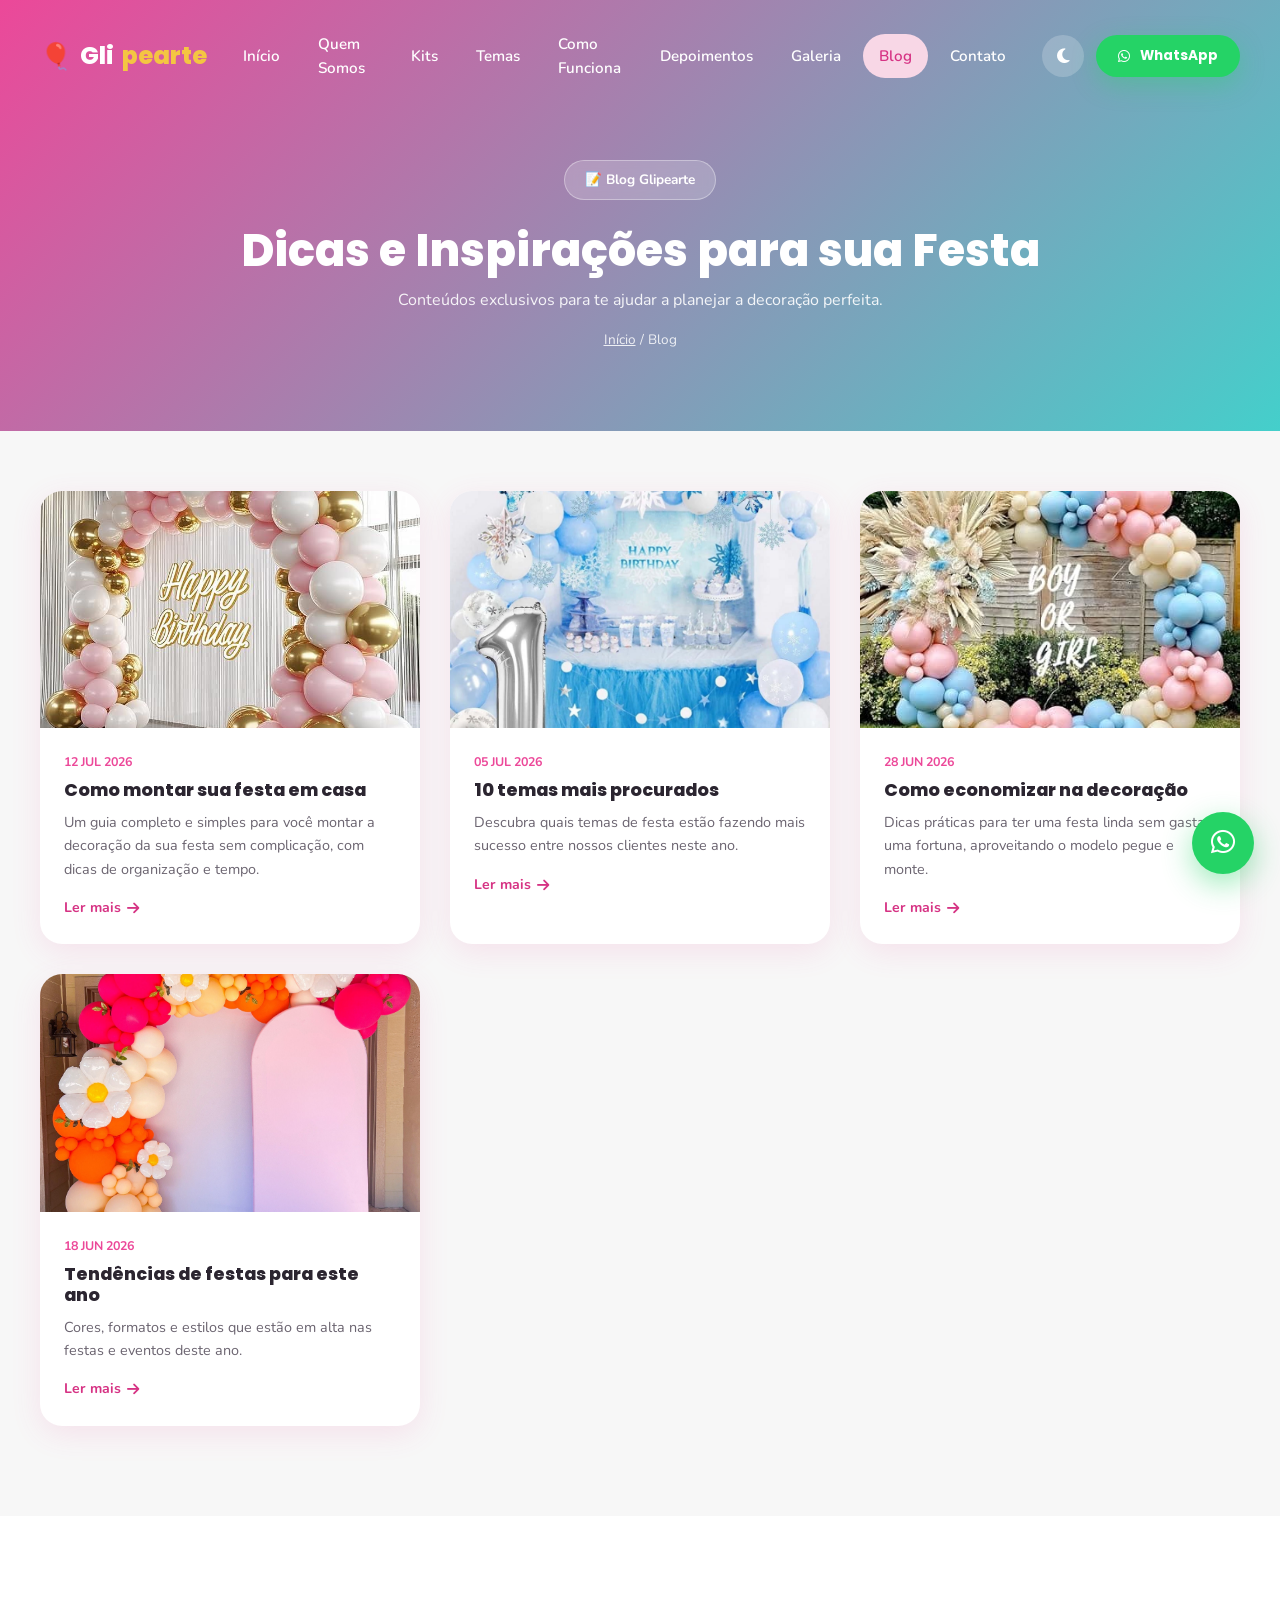
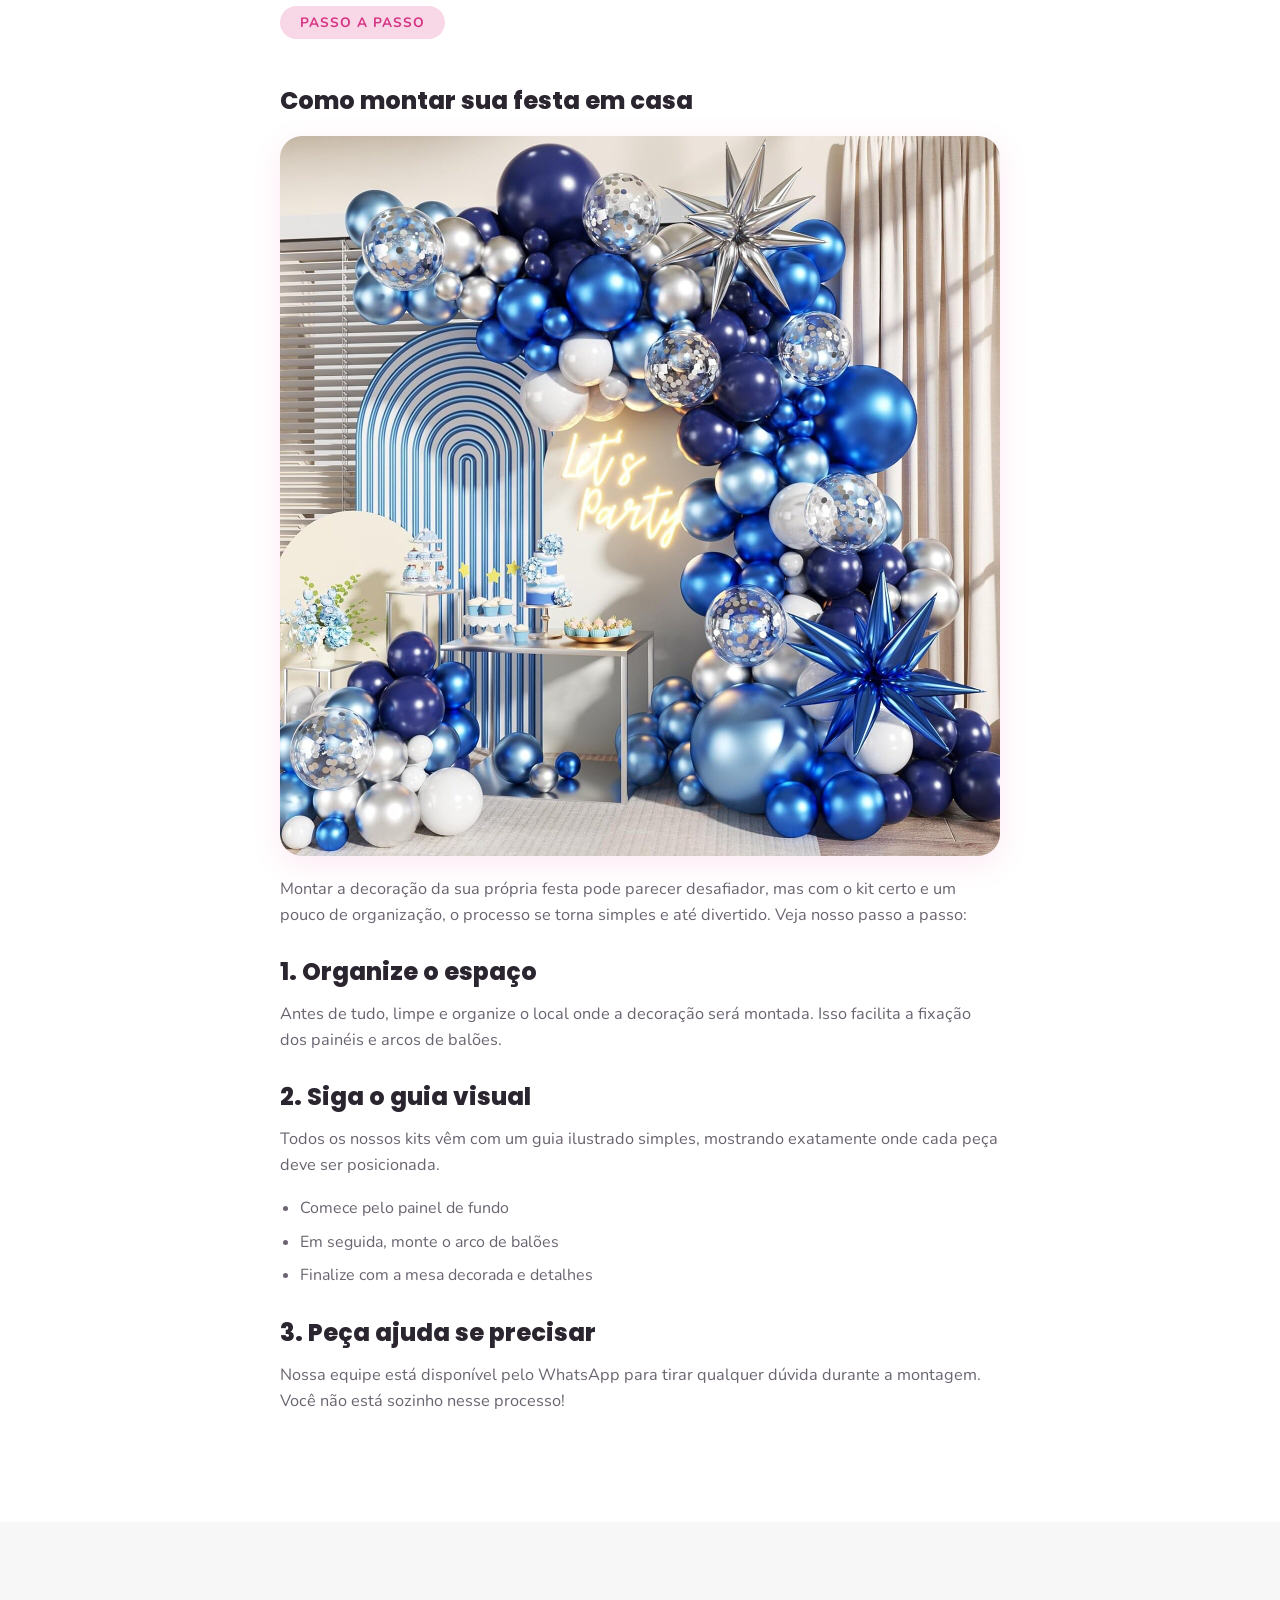
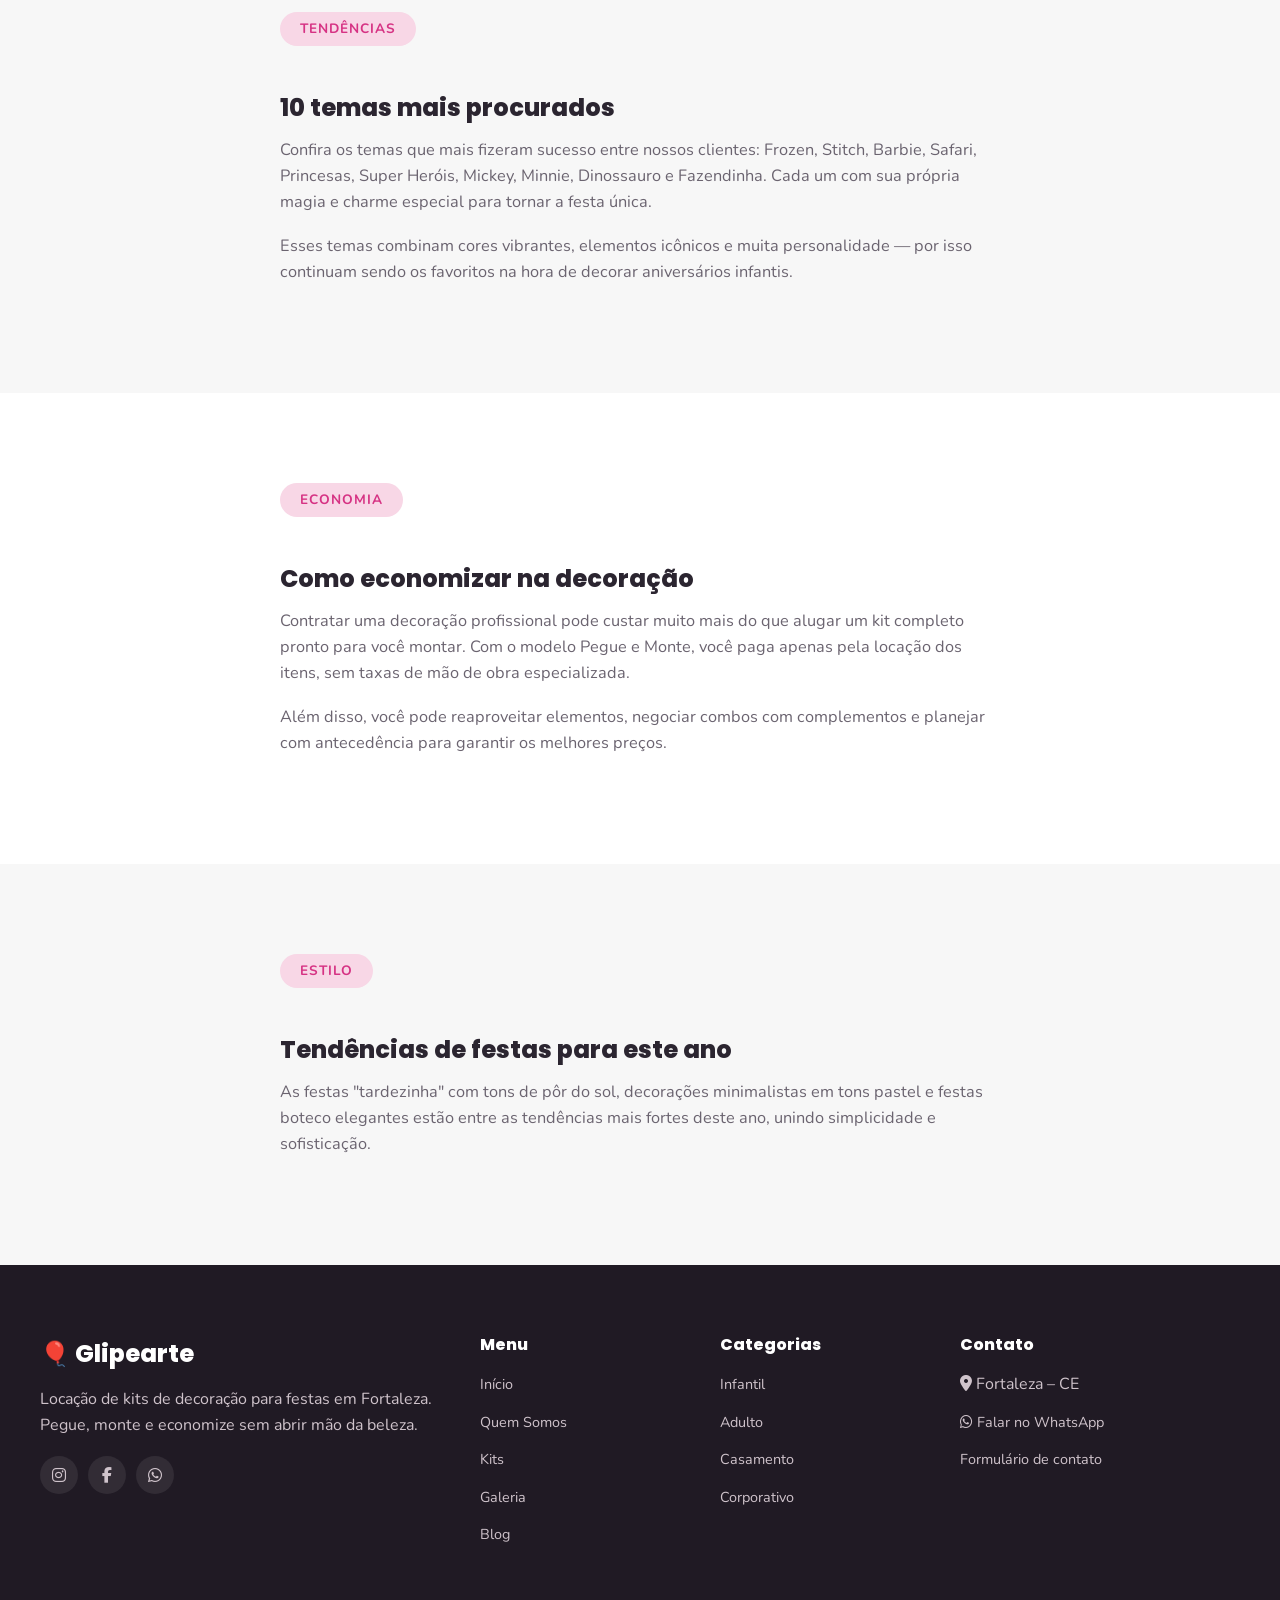
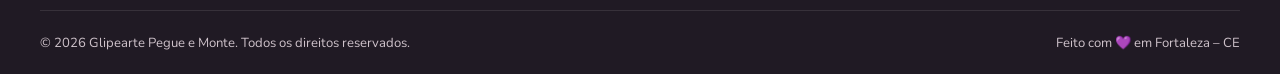
<file: blog.html>
<!DOCTYPE html>
<html lang="pt-BR">
<head>
<meta charset="UTF-8">
<meta name="viewport" content="width=device-width, initial-scale=1.0">
<title>Blog | Dicas de Decoração de Festas | Glipearte Pegue e Monte</title>
<meta name="description" content="Dicas e inspirações sobre decoração de festas: como montar em casa, temas mais procurados, como economizar e tendências para o seu evento.">
<link rel="canonical" href="https://www.glipearte.com.br/blog.html">
<link rel="icon" href="assets/favicon.ico" type="image/x-icon">
<link rel="preconnect" href="https://fonts.googleapis.com">
<link href="https://fonts.googleapis.com/css2?family=Poppins:wght@600;700;800&family=Nunito:wght@400;600;700;800&display=swap" rel="stylesheet">
<link rel="stylesheet" href="https://cdn.jsdelivr.net/npm/@fortawesome/fontawesome-free@6.4.0/css/all.min.css">
<link rel="stylesheet" href="css/style.css">
</head>
<body>

<div id="progress-bar"></div>

<header class="site-header scrolled">
  <div class="container header-inner">
    <a href="index.html" class="logo"><span class="emoji">🎈</span>Gli<span class="sub">pearte</span></a>
    <nav class="main-nav" aria-label="Menu principal">
      <a href="index.html">Início</a>
      <a href="sobre.html">Quem Somos</a>
      <a href="catalogo.html">Kits</a>
      <a href="index.html#themes-section">Temas</a>
      <a href="index.html#how-section">Como Funciona</a>
      <a href="index.html#testimonials-section">Depoimentos</a>
      <a href="galeria.html">Galeria</a>
      <a href="blog.html" class="active">Blog</a>
      <a href="contato.html">Contato</a>
    </nav>
    <div class="header-actions">
      <button class="icon-btn dark-mode-toggle" aria-label="Alternar modo escuro"><i class="fa-solid fa-moon"></i></button>
      <a class="btn btn-whatsapp btn-sm" href="#" data-whatsapp-msg="Olá! Vim pelo blog do site e gostaria de mais informações."><i class="fa-brands fa-whatsapp"></i> WhatsApp</a>
      <button class="menu-toggle" aria-label="Abrir menu"><i class="fa-solid fa-bars"></i></button>
    </div>
  </div>
</header>
<div class="nav-backdrop"></div>

<section class="page-hero">
  <div class="container">
    <span class="hero-badge">📝 Blog Glipearte</span>
    <h1>Dicas e Inspirações para sua Festa</h1>
    <p>Conteúdos exclusivos para te ajudar a planejar a decoração perfeita.</p>
    <div class="breadcrumb"><a href="index.html">Início</a> / Blog</div>
  </div>
</section>

<section class="blog-section" style="padding-top:60px;">
  <div class="container">
    <div class="blog-grid">
      <article class="blog-card reveal">
        <img src="images/como-funciona-1.jpg" alt="Como montar sua festa em casa" loading="lazy">
        <div class="blog-card-body">
          <span class="blog-card-date">12 Jul 2026</span>
          <h3>Como montar sua festa em casa</h3>
          <p>Um guia completo e simples para você montar a decoração da sua festa sem complicação, com dicas de organização e tempo.</p>
          <a class="read-more" href="#artigo-1">Ler mais <i class="fa-solid fa-arrow-right"></i></a>
        </div>
      </article>
      <article class="blog-card reveal">
        <img src="images/tema-frozen.jpg" alt="10 temas mais procurados" loading="lazy">
        <div class="blog-card-body">
          <span class="blog-card-date">05 Jul 2026</span>
          <h3>10 temas mais procurados</h3>
          <p>Descubra quais temas de festa estão fazendo mais sucesso entre nossos clientes neste ano.</p>
          <a class="read-more" href="#artigo-2">Ler mais <i class="fa-solid fa-arrow-right"></i></a>
        </div>
      </article>
      <article class="blog-card reveal">
        <img src="images/kit-cha-revelacao.jpg" alt="Como economizar na decoração" loading="lazy">
        <div class="blog-card-body">
          <span class="blog-card-date">28 Jun 2026</span>
          <h3>Como economizar na decoração</h3>
          <p>Dicas práticas para ter uma festa linda sem gastar uma fortuna, aproveitando o modelo pegue e monte.</p>
          <a class="read-more" href="#artigo-3">Ler mais <i class="fa-solid fa-arrow-right"></i></a>
        </div>
      </article>
      <article class="blog-card reveal">
        <img src="images/tema-tardezinha.jpg" alt="Tendências de festas" loading="lazy">
        <div class="blog-card-body">
          <span class="blog-card-date">18 Jun 2026</span>
          <h3>Tendências de festas para este ano</h3>
          <p>Cores, formatos e estilos que estão em alta nas festas e eventos deste ano.</p>
          <a class="read-more" href="#artigo-4">Ler mais <i class="fa-solid fa-arrow-right"></i></a>
        </div>
      </article>
    </div>
  </div>
</section>

<section id="artigo-1">
  <div class="container article-body reveal">
    <span class="section-tag">Passo a Passo</span>
    <h2 class="section-title">Como montar sua festa em casa</h2>
    <img src="images/como-funciona-2.jpg" alt="Montagem de decoração de festa" loading="lazy">
    <p>Montar a decoração da sua própria festa pode parecer desafiador, mas com o kit certo e um pouco de organização, o processo se torna simples e até divertido. Veja nosso passo a passo:</p>
    <h2>1. Organize o espaço</h2>
    <p>Antes de tudo, limpe e organize o local onde a decoração será montada. Isso facilita a fixação dos painéis e arcos de balões.</p>
    <h2>2. Siga o guia visual</h2>
    <p>Todos os nossos kits vêm com um guia ilustrado simples, mostrando exatamente onde cada peça deve ser posicionada.</p>
    <ul>
      <li>Comece pelo painel de fundo</li>
      <li>Em seguida, monte o arco de balões</li>
      <li>Finalize com a mesa decorada e detalhes</li>
    </ul>
    <h2>3. Peça ajuda se precisar</h2>
    <p>Nossa equipe está disponível pelo WhatsApp para tirar qualquer dúvida durante a montagem. Você não está sozinho nesse processo!</p>
  </div>
</section>

<section id="artigo-2" style="background:var(--cinza-claro);">
  <div class="container article-body reveal">
    <span class="section-tag">Tendências</span>
    <h2 class="section-title">10 temas mais procurados</h2>
    <p>Confira os temas que mais fizeram sucesso entre nossos clientes: Frozen, Stitch, Barbie, Safari, Princesas, Super Heróis, Mickey, Minnie, Dinossauro e Fazendinha. Cada um com sua própria magia e charme especial para tornar a festa única.</p>
    <p>Esses temas combinam cores vibrantes, elementos icônicos e muita personalidade — por isso continuam sendo os favoritos na hora de decorar aniversários infantis.</p>
  </div>
</section>

<section id="artigo-3">
  <div class="container article-body reveal">
    <span class="section-tag">Economia</span>
    <h2 class="section-title">Como economizar na decoração</h2>
    <p>Contratar uma decoração profissional pode custar muito mais do que alugar um kit completo pronto para você montar. Com o modelo Pegue e Monte, você paga apenas pela locação dos itens, sem taxas de mão de obra especializada.</p>
    <p>Além disso, você pode reaproveitar elementos, negociar combos com complementos e planejar com antecedência para garantir os melhores preços.</p>
  </div>
</section>

<section id="artigo-4" style="background:var(--cinza-claro);">
  <div class="container article-body reveal">
    <span class="section-tag">Estilo</span>
    <h2 class="section-title">Tendências de festas para este ano</h2>
    <p>As festas "tardezinha" com tons de pôr do sol, decorações minimalistas em tons pastel e festas boteco elegantes estão entre as tendências mais fortes deste ano, unindo simplicidade e sofisticação.</p>
  </div>
</section>

<footer class="site-footer">
  <div class="container">
    <div class="footer-grid">
      <div class="footer-col">
        <a href="index.html" class="footer-logo">🎈 Glipearte</a>
        <p>Locação de kits de decoração para festas em Fortaleza. Pegue, monte e economize sem abrir mão da beleza.</p>
        <div class="footer-social">
          <a href="#" target="_blank" rel="noopener" aria-label="Instagram"><i class="fa-brands fa-instagram"></i></a>
          <a href="#" target="_blank" rel="noopener" aria-label="Facebook"><i class="fa-brands fa-facebook-f"></i></a>
          <a href="#" data-whatsapp-msg="Olá!" aria-label="WhatsApp"><i class="fa-brands fa-whatsapp"></i></a>
        </div>
      </div>
      <div class="footer-col">
        <h4>Menu</h4>
        <ul>
          <li><a href="index.html">Início</a></li>
          <li><a href="sobre.html">Quem Somos</a></li>
          <li><a href="catalogo.html">Kits</a></li>
          <li><a href="galeria.html">Galeria</a></li>
          <li><a href="blog.html">Blog</a></li>
        </ul>
      </div>
      <div class="footer-col">
        <h4>Categorias</h4>
        <ul>
          <li><a href="catalogo.html?categoria=Infantil">Infantil</a></li>
          <li><a href="catalogo.html?categoria=Adulto">Adulto</a></li>
          <li><a href="catalogo.html?categoria=Casamento">Casamento</a></li>
          <li><a href="catalogo.html?categoria=Corporativo">Corporativo</a></li>
        </ul>
      </div>
      <div class="footer-col">
        <h4>Contato</h4>
        <ul>
          <li><i class="fa-solid fa-location-dot"></i> Fortaleza – CE</li>
          <li><a href="#" data-whatsapp-msg="Olá!"><i class="fa-brands fa-whatsapp"></i> Falar no WhatsApp</a></li>
          <li><a href="contato.html">Formulário de contato</a></li>
        </ul>
      </div>
    </div>
    <div class="footer-bottom">
      <span>© 2026 Glipearte Pegue e Monte. Todos os direitos reservados.</span>
      <span>Feito com 💜 em Fortaleza – CE</span>
    </div>
  </div>
</footer>

<div class="float-actions">
  <button class="back-to-top" aria-label="Voltar ao topo"><i class="fa-solid fa-arrow-up"></i></button>
  <a class="whatsapp-float chat-toggle-btn" aria-label="Abrir chat"><i class="fa-brands fa-whatsapp"></i></a>
</div>

<div class="chat-widget">
  <div class="chat-header">
    <strong>💬 Fale com a Glipearte</strong>
    <button class="chat-close-btn" aria-label="Fechar chat"><i class="fa-solid fa-xmark"></i></button>
  </div>
  <div class="chat-body">
    <div class="chat-msg bot">Olá! 🎈 Sou o assistente virtual da Glipearte. Como posso te ajudar hoje?</div>
  </div>
  <div class="chat-quick"></div>
</div>

<script src="js/main.js"></script>
</body>
</html>
</file>
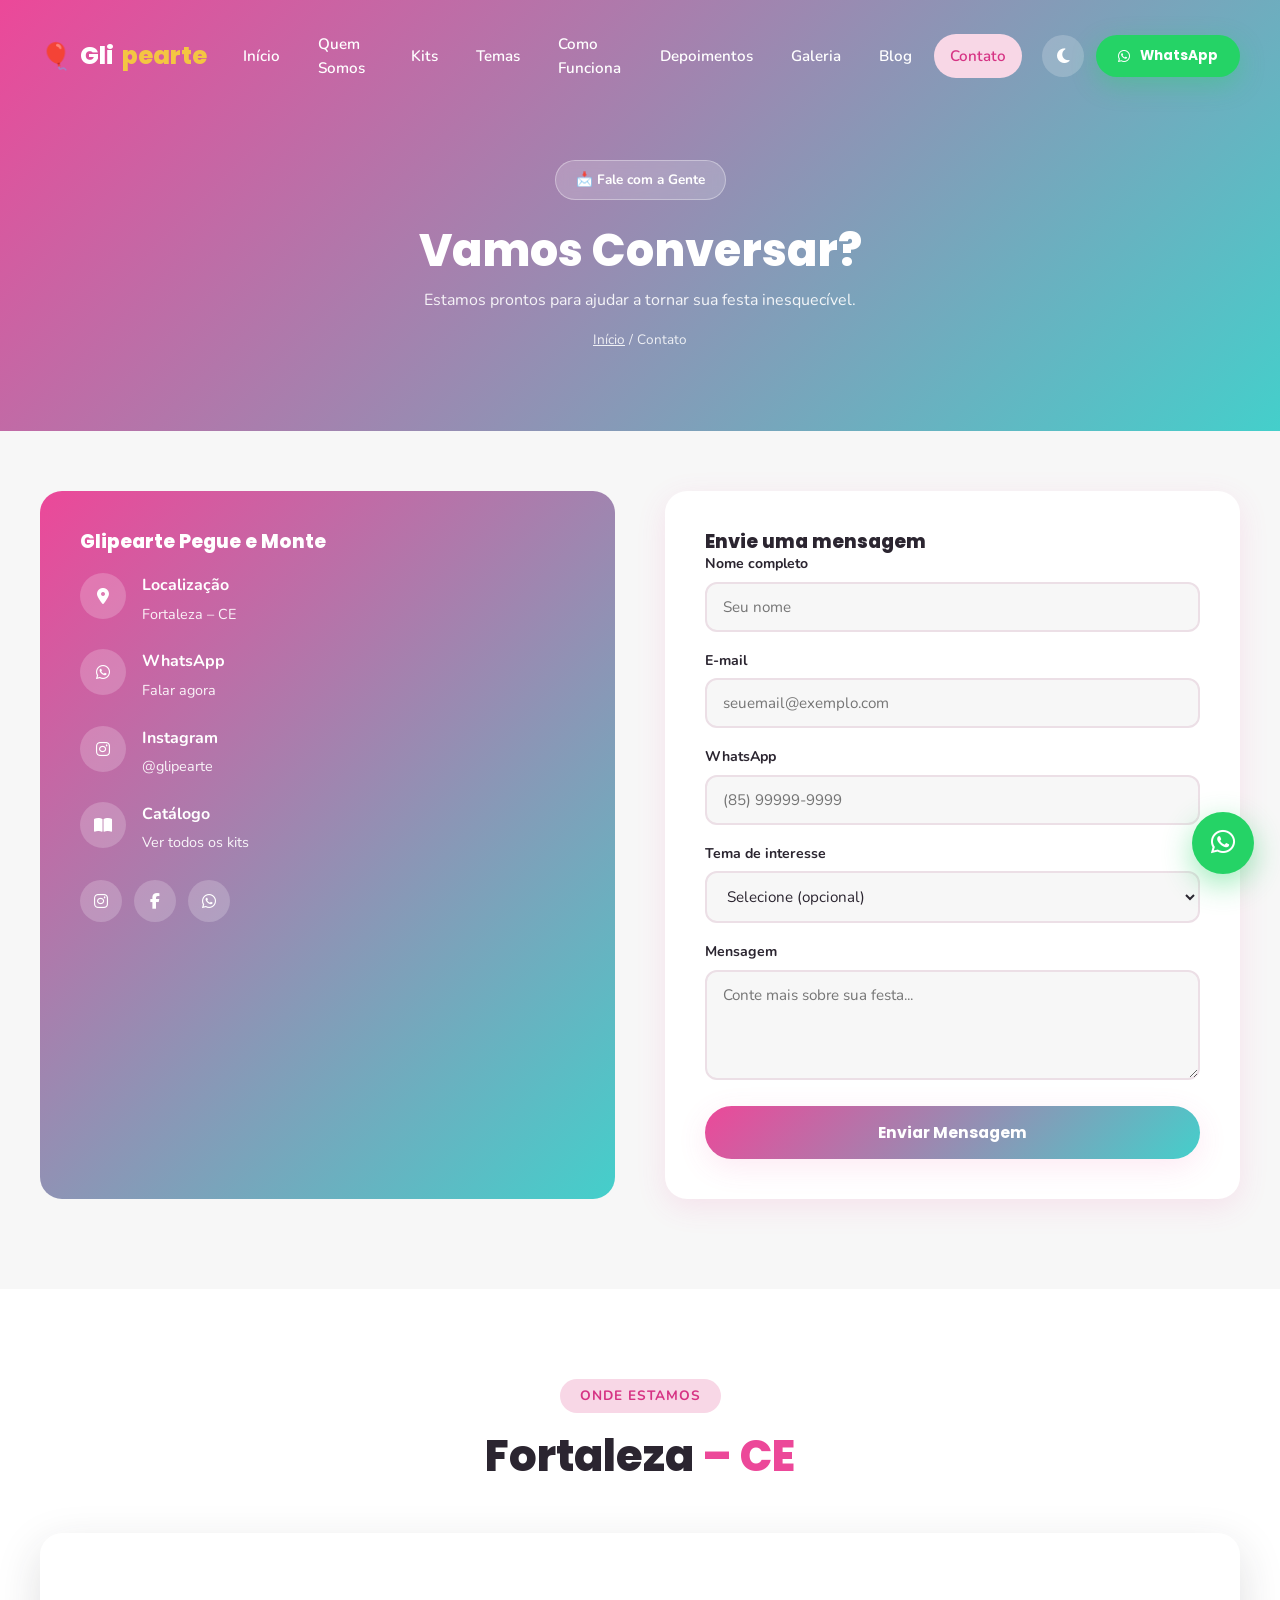
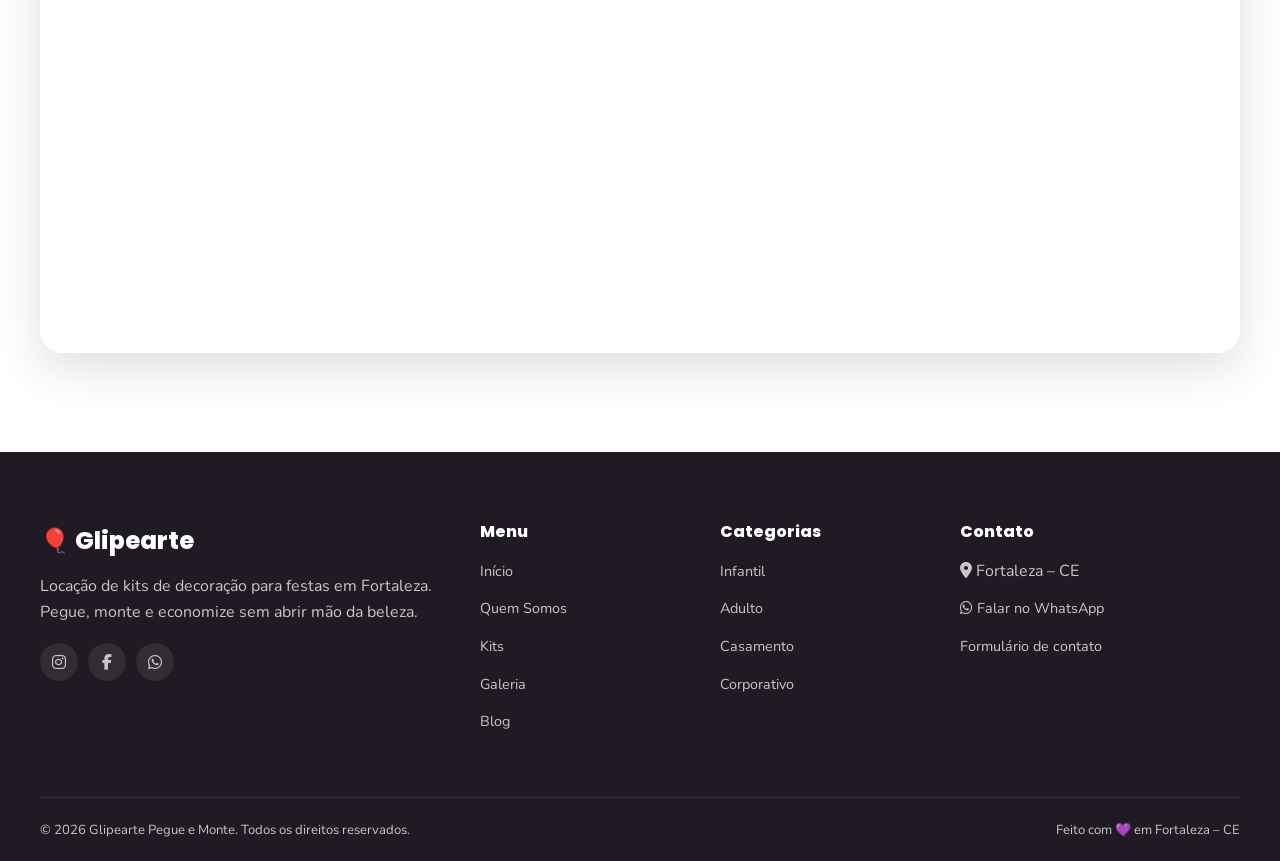
<file: contato.html>
<!DOCTYPE html>
<html lang="pt-BR">
<head>
<meta charset="UTF-8">
<meta name="viewport" content="width=device-width, initial-scale=1.0">
<title>Contato | Glipearte Pegue e Monte</title>
<meta name="description" content="Entre em contato com a Glipearte Pegue e Monte em Fortaleza, CE. Fale pelo WhatsApp, Instagram ou envie uma mensagem pelo formulário.">
<link rel="canonical" href="https://www.glipearte.com.br/contato.html">
<link rel="icon" href="assets/favicon.ico" type="image/x-icon">
<link rel="preconnect" href="https://fonts.googleapis.com">
<link href="https://fonts.googleapis.com/css2?family=Poppins:wght@600;700;800&family=Nunito:wght@400;600;700;800&display=swap" rel="stylesheet">
<link rel="stylesheet" href="https://cdn.jsdelivr.net/npm/@fortawesome/fontawesome-free@6.4.0/css/all.min.css">
<link rel="stylesheet" href="css/style.css">
</head>
<body>

<div id="progress-bar"></div>

<header class="site-header scrolled">
  <div class="container header-inner">
    <a href="index.html" class="logo"><span class="emoji">🎈</span>Gli<span class="sub">pearte</span></a>
    <nav class="main-nav" aria-label="Menu principal">
      <a href="index.html">Início</a>
      <a href="sobre.html">Quem Somos</a>
      <a href="catalogo.html">Kits</a>
      <a href="index.html#themes-section">Temas</a>
      <a href="index.html#how-section">Como Funciona</a>
      <a href="index.html#testimonials-section">Depoimentos</a>
      <a href="galeria.html">Galeria</a>
      <a href="blog.html">Blog</a>
      <a href="contato.html" class="active">Contato</a>
    </nav>
    <div class="header-actions">
      <button class="icon-btn dark-mode-toggle" aria-label="Alternar modo escuro"><i class="fa-solid fa-moon"></i></button>
      <a class="btn btn-whatsapp btn-sm" href="#" data-whatsapp-msg="Olá! Vim pelo site e gostaria de mais informações."><i class="fa-brands fa-whatsapp"></i> WhatsApp</a>
      <button class="menu-toggle" aria-label="Abrir menu"><i class="fa-solid fa-bars"></i></button>
    </div>
  </div>
</header>
<div class="nav-backdrop"></div>

<section class="page-hero">
  <div class="container">
    <span class="hero-badge">📩 Fale com a Gente</span>
    <h1>Vamos Conversar?</h1>
    <p>Estamos prontos para ajudar a tornar sua festa inesquecível.</p>
    <div class="breadcrumb"><a href="index.html">Início</a> / Contato</div>
  </div>
</section>

<section class="contact-section" style="padding-top:60px;">
  <div class="container">
    <div class="contact-grid">
      <div class="contact-info-card reveal">
        <h3>Glipearte Pegue e Monte</h3>
        <div class="contact-info-item"><div class="icon"><i class="fa-solid fa-location-dot"></i></div><div><strong>Localização</strong><span>Fortaleza – CE</span></div></div>
        <div class="contact-info-item"><div class="icon"><i class="fa-brands fa-whatsapp"></i></div><div><strong>WhatsApp</strong><a href="#" data-whatsapp-msg="Olá! Gostaria de mais informações sobre os kits da Glipearte.">Falar agora</a></div></div>
        <div class="contact-info-item"><div class="icon"><i class="fa-brands fa-instagram"></i></div><div><strong>Instagram</strong><a href="#" target="_blank" rel="noopener">@glipearte</a></div></div>
        <div class="contact-info-item"><div class="icon"><i class="fa-solid fa-book-open"></i></div><div><strong>Catálogo</strong><a href="catalogo.html">Ver todos os kits</a></div></div>
        <div class="contact-social">
          <a href="#" target="_blank" rel="noopener" aria-label="Instagram"><i class="fa-brands fa-instagram"></i></a>
          <a href="#" target="_blank" rel="noopener" aria-label="Facebook"><i class="fa-brands fa-facebook-f"></i></a>
          <a href="#" data-whatsapp-msg="Olá!" aria-label="WhatsApp"><i class="fa-brands fa-whatsapp"></i></a>
        </div>
      </div>
      <form class="contact-form-card reveal" id="contact-form">
        <h3>Envie uma mensagem</h3>
        <div class="form-group">
          <label for="contact-name">Nome completo</label>
          <input type="text" id="contact-name" placeholder="Seu nome">
          <span class="form-error">Informe seu nome completo.</span>
        </div>
        <div class="form-group">
          <label for="contact-email">E-mail</label>
          <input type="email" id="contact-email" placeholder="seuemail@exemplo.com">
          <span class="form-error">Informe um e-mail válido.</span>
        </div>
        <div class="form-group">
          <label for="contact-phone">WhatsApp</label>
          <input type="tel" id="contact-phone" placeholder="(85) 99999-9999">
          <span class="form-error">Informe um telefone válido.</span>
        </div>
        <div class="form-group">
          <label for="contact-theme">Tema de interesse</label>
          <select id="contact-theme">
            <option value="">Selecione (opcional)</option>
            <option>Infantil</option>
            <option>Adulto</option>
            <option>Chá Revelação</option>
            <option>Chá de Bebê</option>
            <option>Casamento</option>
            <option>Batizado</option>
            <option>Corporativo</option>
          </select>
        </div>
        <div class="form-group">
          <label for="contact-message">Mensagem</label>
          <textarea id="contact-message" rows="4" placeholder="Conte mais sobre sua festa..."></textarea>
          <span class="form-error">Escreva uma mensagem com pelo menos 10 caracteres.</span>
        </div>
        <button type="submit" class="btn btn-primary" style="width:100%; justify-content:center;">Enviar Mensagem</button>
        <div class="form-success">Mensagem enviada com sucesso! Entraremos em contato em breve. 🎉</div>
      </form>
    </div>
  </div>
</section>

<section class="map-section">
  <div class="container">
    <div class="section-header reveal">
      <span class="section-tag">Onde Estamos</span>
      <h2 class="section-title">Fortaleza <span>– CE</span></h2>
    </div>
    <div class="reveal">
      <iframe src="https://maps.google.com/maps?q=Fortaleza%2C%20CE&t=&z=12&ie=UTF8&iwloc=&output=embed" title="Mapa de localização Glipearte em Fortaleza" loading="lazy" allowfullscreen></iframe>
    </div>
  </div>
</section>

<footer class="site-footer">
  <div class="container">
    <div class="footer-grid">
      <div class="footer-col">
        <a href="index.html" class="footer-logo">🎈 Glipearte</a>
        <p>Locação de kits de decoração para festas em Fortaleza. Pegue, monte e economize sem abrir mão da beleza.</p>
        <div class="footer-social">
          <a href="#" target="_blank" rel="noopener" aria-label="Instagram"><i class="fa-brands fa-instagram"></i></a>
          <a href="#" target="_blank" rel="noopener" aria-label="Facebook"><i class="fa-brands fa-facebook-f"></i></a>
          <a href="#" data-whatsapp-msg="Olá!" aria-label="WhatsApp"><i class="fa-brands fa-whatsapp"></i></a>
        </div>
      </div>
      <div class="footer-col">
        <h4>Menu</h4>
        <ul>
          <li><a href="index.html">Início</a></li>
          <li><a href="sobre.html">Quem Somos</a></li>
          <li><a href="catalogo.html">Kits</a></li>
          <li><a href="galeria.html">Galeria</a></li>
          <li><a href="blog.html">Blog</a></li>
        </ul>
      </div>
      <div class="footer-col">
        <h4>Categorias</h4>
        <ul>
          <li><a href="catalogo.html?categoria=Infantil">Infantil</a></li>
          <li><a href="catalogo.html?categoria=Adulto">Adulto</a></li>
          <li><a href="catalogo.html?categoria=Casamento">Casamento</a></li>
          <li><a href="catalogo.html?categoria=Corporativo">Corporativo</a></li>
        </ul>
      </div>
      <div class="footer-col">
        <h4>Contato</h4>
        <ul>
          <li><i class="fa-solid fa-location-dot"></i> Fortaleza – CE</li>
          <li><a href="#" data-whatsapp-msg="Olá!"><i class="fa-brands fa-whatsapp"></i> Falar no WhatsApp</a></li>
          <li><a href="contato.html">Formulário de contato</a></li>
        </ul>
      </div>
    </div>
    <div class="footer-bottom">
      <span>© 2026 Glipearte Pegue e Monte. Todos os direitos reservados.</span>
      <span>Feito com 💜 em Fortaleza – CE</span>
    </div>
  </div>
</footer>

<div class="float-actions">
  <button class="back-to-top" aria-label="Voltar ao topo"><i class="fa-solid fa-arrow-up"></i></button>
  <a class="whatsapp-float chat-toggle-btn" aria-label="Abrir chat"><i class="fa-brands fa-whatsapp"></i></a>
</div>

<div class="chat-widget">
  <div class="chat-header">
    <strong>💬 Fale com a Glipearte</strong>
    <button class="chat-close-btn" aria-label="Fechar chat"><i class="fa-solid fa-xmark"></i></button>
  </div>
  <div class="chat-body">
    <div class="chat-msg bot">Olá! 🎈 Sou o assistente virtual da Glipearte. Como posso te ajudar hoje?</div>
  </div>
  <div class="chat-quick"></div>
</div>

<script src="js/main.js"></script>
</body>
</html>
</file>
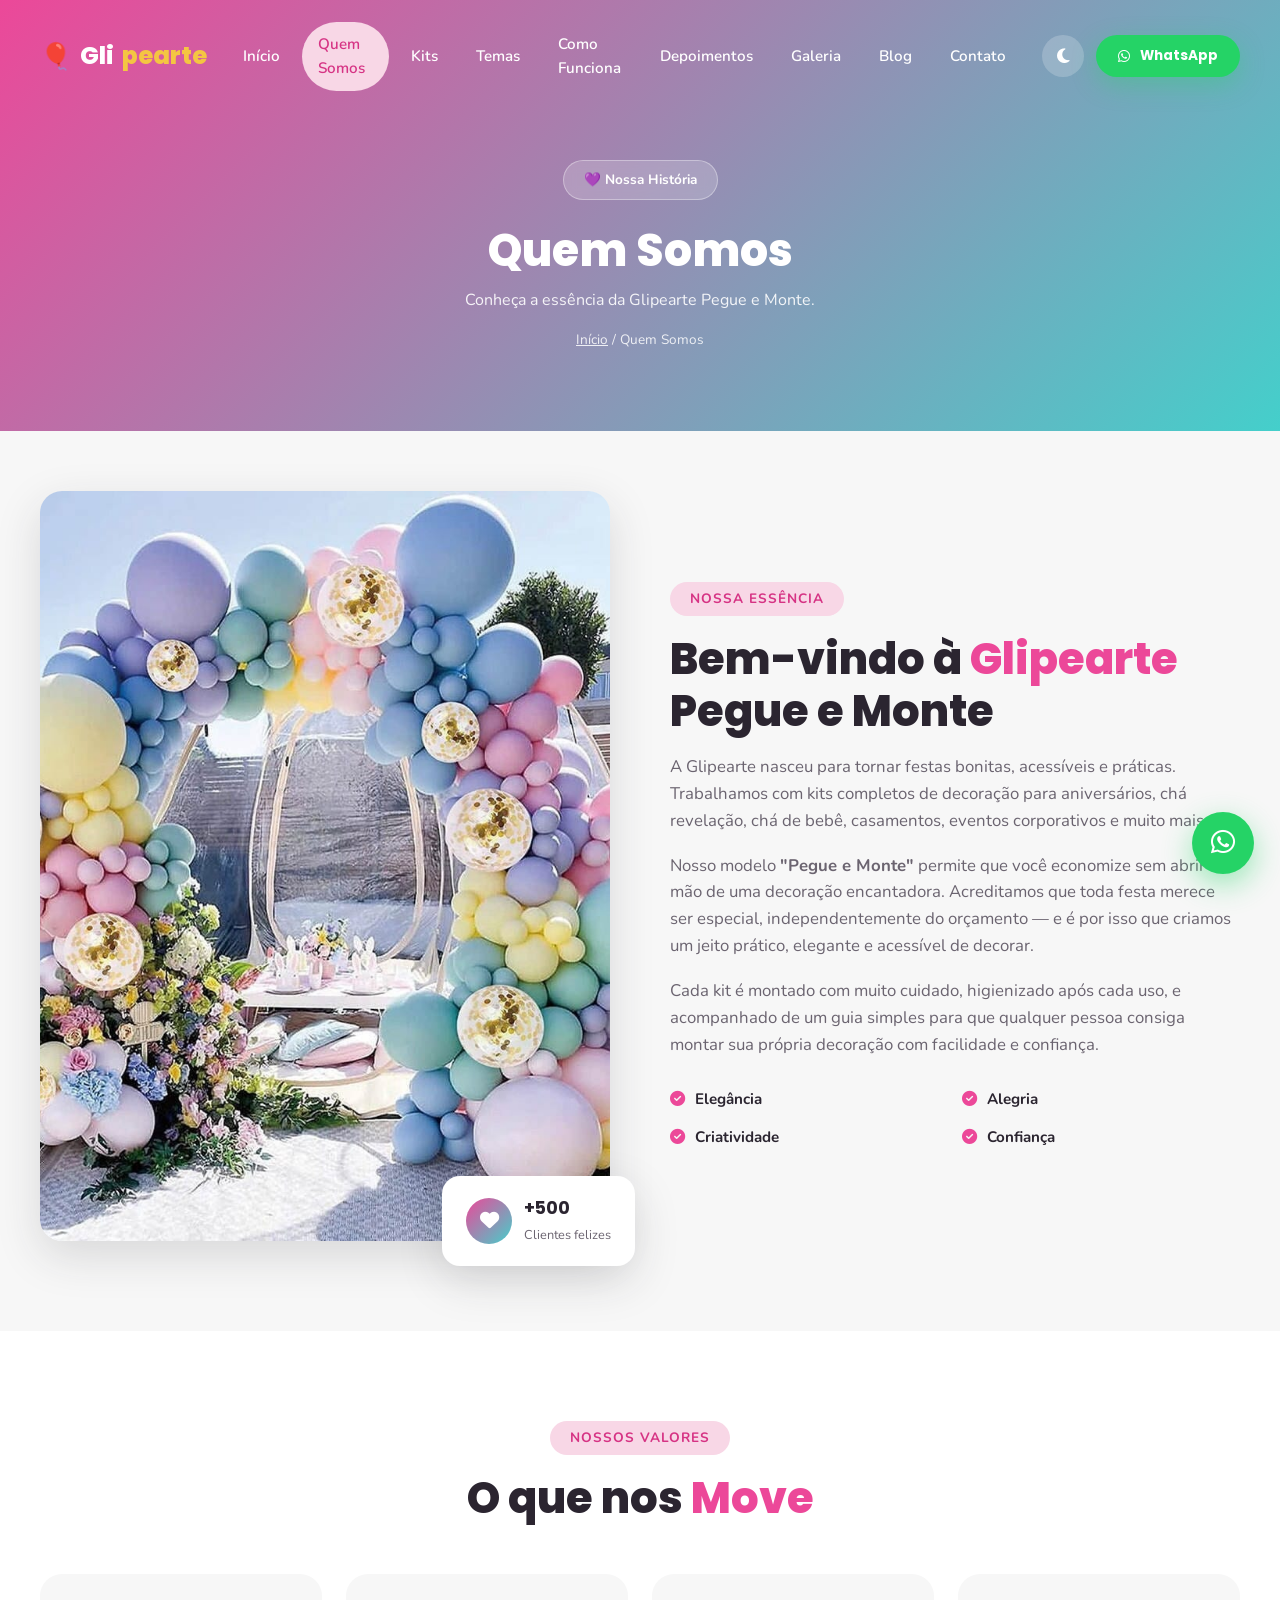
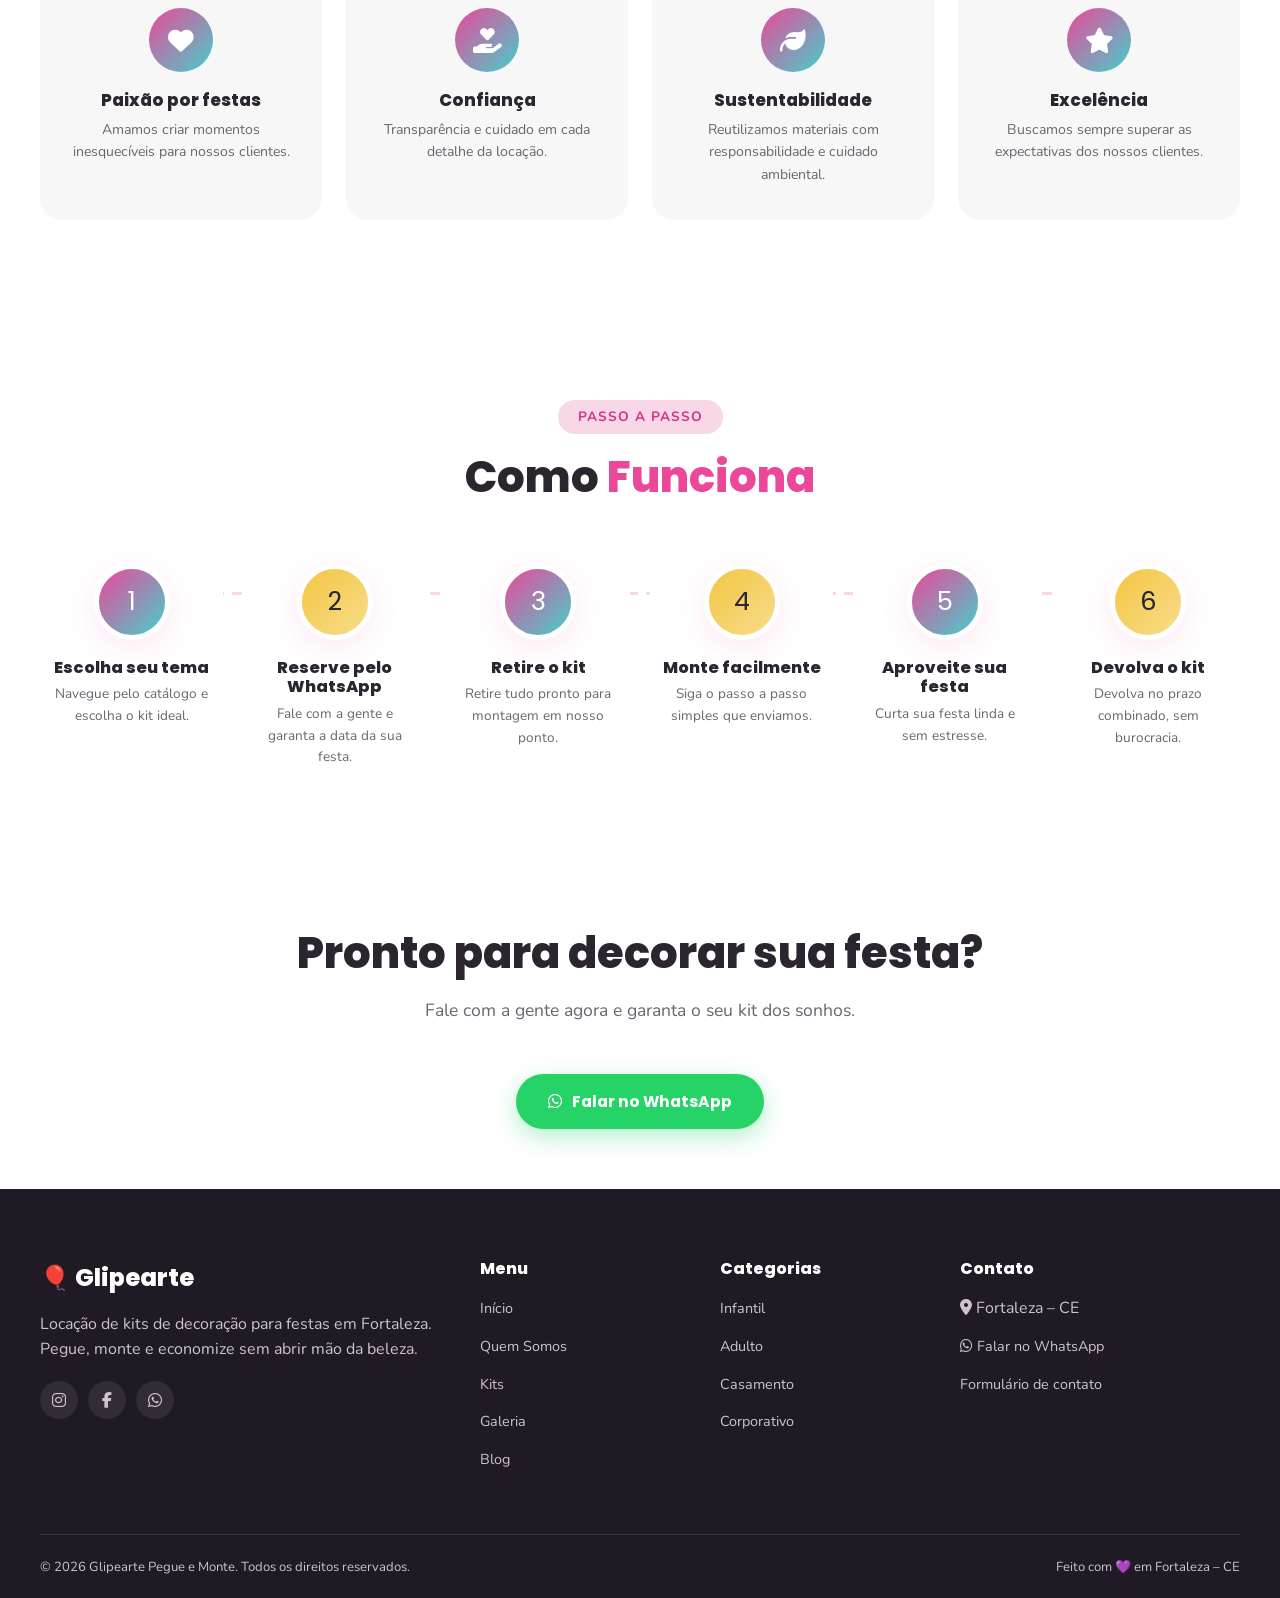
<file: sobre.html>
<!DOCTYPE html>
<html lang="pt-BR">
<head>
<meta charset="UTF-8">
<meta name="viewport" content="width=device-width, initial-scale=1.0">
<title>Quem Somos | Glipearte Pegue e Monte</title>
<meta name="description" content="Conheça a história da Glipearte Pegue e Monte, empresa especializada em locação de kits de decoração para festas em Fortaleza, CE.">
<link rel="canonical" href="https://www.glipearte.com.br/sobre.html">
<link rel="icon" href="assets/favicon.ico" type="image/x-icon">
<link rel="preconnect" href="https://fonts.googleapis.com">
<link href="https://fonts.googleapis.com/css2?family=Poppins:wght@600;700;800&family=Nunito:wght@400;600;700;800&display=swap" rel="stylesheet">
<link rel="stylesheet" href="https://cdn.jsdelivr.net/npm/@fortawesome/fontawesome-free@6.4.0/css/all.min.css">
<link rel="stylesheet" href="css/style.css">
</head>
<body>

<div id="progress-bar"></div>

<header class="site-header scrolled">
  <div class="container header-inner">
    <a href="index.html" class="logo"><span class="emoji">🎈</span>Gli<span class="sub">pearte</span></a>
    <nav class="main-nav" aria-label="Menu principal">
      <a href="index.html">Início</a>
      <a href="sobre.html" class="active">Quem Somos</a>
      <a href="catalogo.html">Kits</a>
      <a href="index.html#themes-section">Temas</a>
      <a href="index.html#how-section">Como Funciona</a>
      <a href="index.html#testimonials-section">Depoimentos</a>
      <a href="galeria.html">Galeria</a>
      <a href="blog.html">Blog</a>
      <a href="contato.html">Contato</a>
    </nav>
    <div class="header-actions">
      <button class="icon-btn dark-mode-toggle" aria-label="Alternar modo escuro"><i class="fa-solid fa-moon"></i></button>
      <a class="btn btn-whatsapp btn-sm" href="#" data-whatsapp-msg="Olá! Vim pelo site e gostaria de mais informações."><i class="fa-brands fa-whatsapp"></i> WhatsApp</a>
      <button class="menu-toggle" aria-label="Abrir menu"><i class="fa-solid fa-bars"></i></button>
    </div>
  </div>
</header>
<div class="nav-backdrop"></div>

<section class="page-hero">
  <div class="container">
    <span class="hero-badge">💜 Nossa História</span>
    <h1>Quem Somos</h1>
    <p>Conheça a essência da Glipearte Pegue e Monte.</p>
    <div class="breadcrumb"><a href="index.html">Início</a> / Quem Somos</div>
  </div>
</section>

<section class="about-section" style="padding-top:60px;">
  <div class="container about-grid">
    <div class="about-image-wrap reveal">
      <img src="images/about-decor.jpg" alt="Decoração de festa montada pela Glipearte" loading="lazy" width="600" height="750">
      <div class="about-badge-float">
        <div class="icon"><i class="fa-solid fa-heart"></i></div>
        <div><strong>+500</strong><span>Clientes felizes</span></div>
      </div>
    </div>
    <div class="about-text reveal">
      <span class="section-tag">Nossa Essência</span>
      <h2 class="section-title">Bem-vindo à <span>Glipearte</span> Pegue e Monte</h2>
      <p>A Glipearte nasceu para tornar festas bonitas, acessíveis e práticas. Trabalhamos com kits completos de decoração para aniversários, chá revelação, chá de bebê, casamentos, eventos corporativos e muito mais.</p>
      <p>Nosso modelo <strong>"Pegue e Monte"</strong> permite que você economize sem abrir mão de uma decoração encantadora. Acreditamos que toda festa merece ser especial, independentemente do orçamento — e é por isso que criamos um jeito prático, elegante e acessível de decorar.</p>
      <p>Cada kit é montado com muito cuidado, higienizado após cada uso, e acompanhado de um guia simples para que qualquer pessoa consiga montar sua própria decoração com facilidade e confiança.</p>
      <ul class="about-highlights">
        <li><i class="fa-solid fa-circle-check"></i> Eleg&acirc;ncia</li>
        <li><i class="fa-solid fa-circle-check"></i> Alegria</li>
        <li><i class="fa-solid fa-circle-check"></i> Criatividade</li>
        <li><i class="fa-solid fa-circle-check"></i> Confiança</li>
      </ul>
    </div>
  </div>
</section>

<section class="diff-section">
  <div class="container">
    <div class="section-header reveal">
      <span class="section-tag">Nossos Valores</span>
      <h2 class="section-title">O que nos <span>Move</span></h2>
    </div>
    <div class="diff-grid">
      <div class="diff-card reveal"><div class="diff-icon"><i class="fa-solid fa-heart"></i></div><h3>Paixão por festas</h3><p>Amamos criar momentos inesquecíveis para nossos clientes.</p></div>
      <div class="diff-card reveal"><div class="diff-icon"><i class="fa-solid fa-hand-holding-heart"></i></div><h3>Confiança</h3><p>Transparência e cuidado em cada detalhe da locação.</p></div>
      <div class="diff-card reveal"><div class="diff-icon"><i class="fa-solid fa-leaf"></i></div><h3>Sustentabilidade</h3><p>Reutilizamos materiais com responsabilidade e cuidado ambiental.</p></div>
      <div class="diff-card reveal"><div class="diff-icon"><i class="fa-solid fa-star"></i></div><h3>Excelência</h3><p>Buscamos sempre superar as expectativas dos nossos clientes.</p></div>
    </div>
  </div>
</section>

<section class="how-section">
  <div class="container">
    <div class="section-header reveal">
      <span class="section-tag">Passo a Passo</span>
      <h2 class="section-title">Como <span>Funciona</span></h2>
    </div>
    <div class="timeline">
      <div class="timeline-step reveal"><div class="timeline-num">1</div><h3>Escolha seu tema</h3><p>Navegue pelo catálogo e escolha o kit ideal.</p></div>
      <div class="timeline-step reveal"><div class="timeline-num">2</div><h3>Reserve pelo WhatsApp</h3><p>Fale com a gente e garanta a data da sua festa.</p></div>
      <div class="timeline-step reveal"><div class="timeline-num">3</div><h3>Retire o kit</h3><p>Retire tudo pronto para montagem em nosso ponto.</p></div>
      <div class="timeline-step reveal"><div class="timeline-num">4</div><h3>Monte facilmente</h3><p>Siga o passo a passo simples que enviamos.</p></div>
      <div class="timeline-step reveal"><div class="timeline-num">5</div><h3>Aproveite sua festa</h3><p>Curta sua festa linda e sem estresse.</p></div>
      <div class="timeline-step reveal"><div class="timeline-num">6</div><h3>Devolva o kit</h3><p>Devolva no prazo combinado, sem burocracia.</p></div>
    </div>
  </div>
</section>

<section class="text-center" style="padding: 60px 0;">
  <div class="container reveal">
    <h2 class="section-title">Pronto para decorar sua festa?</h2>
    <p class="section-subtitle">Fale com a gente agora e garanta o seu kit dos sonhos.</p>
    <a href="#" class="btn btn-whatsapp" data-whatsapp-msg="Olá! Gostaria de saber mais sobre a Glipearte."><i class="fa-brands fa-whatsapp"></i> Falar no WhatsApp</a>
  </div>
</section>

<footer class="site-footer">
  <div class="container">
    <div class="footer-grid">
      <div class="footer-col">
        <a href="index.html" class="footer-logo">🎈 Glipearte</a>
        <p>Locação de kits de decoração para festas em Fortaleza. Pegue, monte e economize sem abrir mão da beleza.</p>
        <div class="footer-social">
          <a href="#" target="_blank" rel="noopener" aria-label="Instagram"><i class="fa-brands fa-instagram"></i></a>
          <a href="#" target="_blank" rel="noopener" aria-label="Facebook"><i class="fa-brands fa-facebook-f"></i></a>
          <a href="#" data-whatsapp-msg="Olá!" aria-label="WhatsApp"><i class="fa-brands fa-whatsapp"></i></a>
        </div>
      </div>
      <div class="footer-col">
        <h4>Menu</h4>
        <ul>
          <li><a href="index.html">Início</a></li>
          <li><a href="sobre.html">Quem Somos</a></li>
          <li><a href="catalogo.html">Kits</a></li>
          <li><a href="galeria.html">Galeria</a></li>
          <li><a href="blog.html">Blog</a></li>
        </ul>
      </div>
      <div class="footer-col">
        <h4>Categorias</h4>
        <ul>
          <li><a href="catalogo.html?categoria=Infantil">Infantil</a></li>
          <li><a href="catalogo.html?categoria=Adulto">Adulto</a></li>
          <li><a href="catalogo.html?categoria=Casamento">Casamento</a></li>
          <li><a href="catalogo.html?categoria=Corporativo">Corporativo</a></li>
        </ul>
      </div>
      <div class="footer-col">
        <h4>Contato</h4>
        <ul>
          <li><i class="fa-solid fa-location-dot"></i> Fortaleza – CE</li>
          <li><a href="#" data-whatsapp-msg="Olá!"><i class="fa-brands fa-whatsapp"></i> Falar no WhatsApp</a></li>
          <li><a href="contato.html">Formulário de contato</a></li>
        </ul>
      </div>
    </div>
    <div class="footer-bottom">
      <span>© 2026 Glipearte Pegue e Monte. Todos os direitos reservados.</span>
      <span>Feito com 💜 em Fortaleza – CE</span>
    </div>
  </div>
</footer>

<div class="float-actions">
  <button class="back-to-top" aria-label="Voltar ao topo"><i class="fa-solid fa-arrow-up"></i></button>
  <a class="whatsapp-float chat-toggle-btn" aria-label="Abrir chat"><i class="fa-brands fa-whatsapp"></i></a>
</div>

<div class="chat-widget">
  <div class="chat-header">
    <strong>💬 Fale com a Glipearte</strong>
    <button class="chat-close-btn" aria-label="Fechar chat"><i class="fa-solid fa-xmark"></i></button>
  </div>
  <div class="chat-body">
    <div class="chat-msg bot">Olá! 🎈 Sou o assistente virtual da Glipearte. Como posso te ajudar hoje?</div>
  </div>
  <div class="chat-quick"></div>
</div>

<script src="js/main.js"></script>
</body>
</html>
</file>
<file: css/style.css>
/* ==========================================================================
   Glipearte Pegue e Monte — Design System
   ========================================================================== */

:root {
  /* Paleta de cores */
  --rosa-claro: #F8D7E6;
  --rosa-pink: #EC4899;
  --azul-tiffany: #44CFCB;
  --azul: #4EA5D9;
  --branco: #FFFFFF;
  --cinza-claro: #F7F7F7;
  --dourado: #F4C542;

  --rosa-pink-dark: #d63384;
  --texto-principal: #2b2530;
  --texto-secundario: #6b6470;
  --borda-suave: #ecdfe6;

  --gradiente-principal: linear-gradient(135deg, var(--rosa-pink) 0%, var(--azul-tiffany) 100%);
  --gradiente-suave: linear-gradient(135deg, var(--rosa-claro) 0%, #eaf7f6 100%);
  --gradiente-dourado: linear-gradient(135deg, var(--dourado) 0%, #f7dd8b 100%);

  --sombra-suave: 0 8px 30px rgba(236, 72, 153, 0.12);
  --sombra-media: 0 15px 45px rgba(43, 37, 48, 0.15);
  --sombra-forte: 0 25px 60px rgba(43, 37, 48, 0.22);

  --raio-card: 22px;
  --raio-botao: 50px;

  --fonte-titulo: 'Poppins', sans-serif;
  --fonte-texto: 'Nunito', sans-serif;

  --transicao: all 0.35s cubic-bezier(0.25, 0.8, 0.25, 1);
}

/* Modo escuro */
body.dark-mode {
  --branco: #201a24;
  --cinza-claro: #2a222f;
  --texto-principal: #f5eef2;
  --texto-secundario: #cbb9c6;
  --borda-suave: #3a303f;
  background-color: #17131a;
}

* { margin: 0; padding: 0; box-sizing: border-box; }

html { scroll-behavior: smooth; }

body {
  font-family: var(--fonte-texto);
  color: var(--texto-principal);
  background-color: var(--branco);
  overflow-x: hidden;
  line-height: 1.6;
  transition: background-color 0.4s ease, color 0.4s ease;
}

img { max-width: 100%; display: block; }

a { text-decoration: none; color: inherit; }

ul { list-style: none; }

button { cursor: pointer; border: none; background: none; font-family: inherit; }

h1, h2, h3, h4, h5, h6 {
  font-family: var(--fonte-titulo);
  font-weight: 800;
  line-height: 1.2;
  color: var(--texto-principal);
}

.container {
  width: 100%;
  max-width: 1240px;
  margin: 0 auto;
  padding: 0 20px;
}

section { padding: 90px 0; position: relative; }

@media (max-width: 768px) {
  section { padding: 60px 0; }
}

/* ---------- Utilitários ---------- */
.text-center { text-align: center; }

.section-tag {
  display: inline-block;
  padding: 6px 20px;
  border-radius: var(--raio-botao);
  background: var(--rosa-claro);
  color: var(--rosa-pink-dark);
  font-weight: 700;
  font-size: 0.85rem;
  letter-spacing: 1px;
  text-transform: uppercase;
  margin-bottom: 18px;
}

body.dark-mode .section-tag { background: rgba(236,72,153,0.18); color: var(--rosa-pink); }

.section-title {
  font-size: clamp(1.9rem, 4vw, 2.7rem);
  margin-bottom: 16px;
}

.section-title span { color: var(--rosa-pink); }

.section-subtitle {
  font-size: 1.1rem;
  color: var(--texto-secundario);
  max-width: 640px;
  margin: 0 auto 50px;
}

.section-header { text-align: center; margin-bottom: 50px; }

.btn {
  display: inline-flex;
  align-items: center;
  gap: 10px;
  padding: 15px 32px;
  border-radius: var(--raio-botao);
  font-family: var(--fonte-titulo);
  font-weight: 700;
  font-size: 0.98rem;
  transition: var(--transicao);
  white-space: nowrap;
  cursor: pointer;
}

.btn-primary {
  background: var(--gradiente-principal);
  color: var(--branco);
  box-shadow: var(--sombra-suave);
}

.btn-primary:hover { transform: translateY(-4px) scale(1.03); box-shadow: var(--sombra-media); }

.btn-whatsapp {
  background: #25D366;
  color: var(--branco);
  box-shadow: 0 8px 25px rgba(37, 211, 102, 0.35);
}

.btn-whatsapp:hover { transform: translateY(-4px) scale(1.03); background: #1ebd58; }

.btn-outline {
  background: transparent;
  border: 2px solid var(--rosa-pink);
  color: var(--rosa-pink);
}

.btn-outline:hover { background: var(--rosa-pink); color: var(--branco); transform: translateY(-3px); }

.btn-sm { padding: 10px 22px; font-size: 0.85rem; }

/* ---------- Barra de progresso de leitura ---------- */
#progress-bar {
  position: fixed;
  top: 0; left: 0;
  height: 4px;
  width: 0%;
  background: var(--gradiente-principal);
  z-index: 9999;
  transition: width 0.1s ease-out;
}

/* ---------- Header ---------- */
.site-header {
  position: fixed;
  top: 0; left: 0; right: 0;
  z-index: 1000;
  padding: 22px 0;
  transition: var(--transicao);
  background: transparent;
}

.site-header.scrolled {
  background: rgba(255,255,255,0.92);
  backdrop-filter: blur(12px);
  box-shadow: 0 5px 25px rgba(43,37,48,0.08);
  padding: 14px 0;
}

body.dark-mode .site-header.scrolled { background: rgba(23,19,26,0.92); }

.header-inner {
  display: flex;
  align-items: center;
  justify-content: space-between;
  gap: 20px;
}

.logo {
  font-family: var(--fonte-titulo);
  font-weight: 800;
  font-size: 1.5rem;
  display: flex;
  align-items: center;
  gap: 8px;
  color: var(--branco);
  transition: var(--transicao);
}

.site-header.scrolled .logo { color: var(--rosa-pink-dark); }

.logo .emoji { font-size: 1.6rem; }

.logo span.sub { color: var(--dourado); }

.main-nav {
  display: flex;
  align-items: center;
  gap: 6px;
}

.main-nav a {
  padding: 10px 16px;
  font-weight: 600;
  font-size: 0.95rem;
  color: var(--branco);
  border-radius: var(--raio-botao);
  transition: var(--transicao);
  position: relative;
}

.site-header.scrolled .main-nav a { color: var(--texto-principal); }

.main-nav a:hover, .main-nav a.active {
  background: var(--rosa-claro);
  color: var(--rosa-pink-dark);
}

.header-actions { display: flex; align-items: center; gap: 12px; }

.icon-btn {
  width: 42px; height: 42px;
  border-radius: 50%;
  display: flex; align-items: center; justify-content: center;
  background: rgba(255,255,255,0.2);
  color: var(--branco);
  font-size: 1.05rem;
  transition: var(--transicao);
}

.site-header.scrolled .icon-btn { background: var(--cinza-claro); color: var(--texto-principal); }

.icon-btn:hover { background: var(--rosa-pink); color: #fff; transform: translateY(-3px); }

.menu-toggle {
  display: none;
  font-size: 1.6rem;
  color: var(--branco);
  background: none;
}

.site-header.scrolled .menu-toggle { color: var(--texto-principal); }

@media (max-width: 992px) {
  .main-nav {
    position: fixed;
    top: 0; right: -100%;
    height: 100vh;
    width: min(320px, 82vw);
    background: var(--branco);
    flex-direction: column;
    align-items: flex-start;
    padding: 100px 30px 30px;
    box-shadow: -10px 0 40px rgba(0,0,0,0.15);
    transition: right 0.4s ease;
    z-index: 1001;
    gap: 4px;
  }
  .main-nav.open { right: 0; }
  .main-nav a { color: var(--texto-principal) !important; width: 100%; }
  .menu-toggle { display: block; z-index: 1002; }
}

.nav-backdrop {
  position: fixed; inset: 0;
  background: rgba(0,0,0,0.4);
  z-index: 1000;
  opacity: 0;
  visibility: hidden;
  transition: var(--transicao);
}
.nav-backdrop.open { opacity: 1; visibility: visible; }

/* ---------- Hero ---------- */
.hero {
  min-height: 100vh;
  display: flex;
  align-items: center;
  position: relative;
  background: linear-gradient(180deg, rgba(43,37,48,0.55), rgba(43,37,48,0.65)), url('../images/hero-balloon-arch.jpg') center 30%/cover no-repeat;
  overflow: hidden;
}

.hero::before {
  content: "";
  position: absolute; inset: 0;
  background: radial-gradient(circle at 20% 20%, rgba(236,72,153,0.25), transparent 55%),
              radial-gradient(circle at 85% 80%, rgba(68,207,203,0.25), transparent 55%);
  pointer-events: none;
}

.hero-content {
  position: relative;
  z-index: 2;
  max-width: 720px;
  padding-top: 120px;
  padding-bottom: 60px;
}

.hero-badge {
  display: inline-flex;
  align-items: center;
  gap: 8px;
  background: rgba(255,255,255,0.18);
  border: 1px solid rgba(255,255,255,0.35);
  color: #fff;
  padding: 8px 20px;
  border-radius: var(--raio-botao);
  font-weight: 700;
  font-size: 0.85rem;
  margin-bottom: 24px;
  backdrop-filter: blur(6px);
}

.hero h1 {
  color: #fff;
  font-size: clamp(2.3rem, 5.5vw, 4rem);
  margin-bottom: 22px;
  text-shadow: 0 8px 30px rgba(0,0,0,0.3);
}

.hero h1 .accent { color: var(--dourado); }

.hero p.lead {
  color: #f4f0f2;
  font-size: clamp(1.05rem, 1.6vw, 1.3rem);
  margin-bottom: 36px;
  max-width: 560px;
}

.hero-actions { display: flex; gap: 16px; flex-wrap: wrap; }

.hero-stats {
  display: flex;
  gap: 40px;
  margin-top: 56px;
  flex-wrap: wrap;
}

.hero-stats .stat { color: #fff; }
.hero-stats .stat strong { font-family: var(--fonte-titulo); font-size: 1.9rem; display: block; color: var(--dourado); }
.hero-stats .stat span { font-size: 0.9rem; opacity: 0.9; }

/* Confetes e balões flutuantes */
.floating-decor { position: absolute; inset: 0; z-index: 1; pointer-events: none; overflow: hidden; }

.balloon {
  position: absolute;
  font-size: 2.6rem;
  opacity: 0.85;
  animation: floatBalloon 9s ease-in-out infinite;
  filter: drop-shadow(0 10px 15px rgba(0,0,0,0.2));
}

.confetti {
  position: absolute;
  width: 10px; height: 16px;
  border-radius: 3px;
  opacity: 0.9;
  animation: fallConfetti 7s linear infinite;
}

@keyframes floatBalloon {
  0%, 100% { transform: translateY(0) rotate(-4deg); }
  50% { transform: translateY(-35px) rotate(4deg); }
}

@keyframes fallConfetti {
  0% { transform: translateY(-10vh) rotate(0deg); opacity: 0; }
  10% { opacity: 1; }
  100% { transform: translateY(110vh) rotate(360deg); opacity: 0.2; }
}

.scroll-indicator {
  position: absolute;
  bottom: 24px; left: 50%;
  transform: translateX(-50%);
  color: #fff;
  font-size: 1.6rem;
  animation: bounceDown 1.8s ease-in-out infinite;
  z-index: 2;
}

@keyframes bounceDown {
  0%, 100% { transform: translate(-50%, 0); }
  50% { transform: translate(-50%, 10px); }
}

/* ---------- Sobre ---------- */
.about-section { background: var(--cinza-claro); }

.about-grid {
  display: grid;
  grid-template-columns: 1fr 1fr;
  gap: 60px;
  align-items: center;
}

.about-image-wrap { position: relative; }

.about-image-wrap img {
  border-radius: var(--raio-card);
  box-shadow: var(--sombra-media);
  width: 100%;
  aspect-ratio: 4/5;
  object-fit: cover;
}

.about-badge-float {
  position: absolute;
  bottom: -25px; right: -25px;
  background: var(--branco);
  border-radius: 18px;
  padding: 18px 24px;
  box-shadow: var(--sombra-media);
  display: flex;
  align-items: center;
  gap: 12px;
}

.about-badge-float .icon {
  width: 46px; height: 46px;
  border-radius: 50%;
  background: var(--gradiente-principal);
  display: flex; align-items: center; justify-content: center;
  color: #fff;
  font-size: 1.2rem;
}

.about-badge-float strong { display: block; font-family: var(--fonte-titulo); font-size: 1.1rem; }
.about-badge-float span { font-size: 0.8rem; color: var(--texto-secundario); }

.about-text p { margin-bottom: 18px; color: var(--texto-secundario); font-size: 1.05rem; }

.about-highlights {
  display: grid;
  grid-template-columns: 1fr 1fr;
  gap: 14px;
  margin-top: 28px;
}

.about-highlights li {
  display: flex;
  align-items: center;
  gap: 10px;
  font-weight: 700;
  font-size: 0.95rem;
}

.about-highlights li i { color: var(--rosa-pink); }

@media (max-width: 900px) {
  .about-grid { grid-template-columns: 1fr; gap: 40px; }
  .about-badge-float { right: 10px; bottom: -20px; }
}

/* ---------- Como Funciona (timeline) ---------- */
.how-section { background: var(--branco); }

.timeline {
  display: grid;
  grid-template-columns: repeat(6, 1fr);
  gap: 20px;
  margin-top: 30px;
  position: relative;
}

.timeline::before {
  content: "";
  position: absolute;
  top: 38px; left: 4%; right: 4%;
  height: 3px;
  background: repeating-linear-gradient(90deg, var(--rosa-claro) 0 10px, transparent 10px 18px);
  z-index: 0;
}

.timeline-step {
  position: relative;
  z-index: 1;
  text-align: center;
  background: var(--branco);
  padding: 10px;
  border-radius: 18px;
  transition: var(--transicao);
}

.timeline-step:hover { transform: translateY(-8px); }

.timeline-num {
  width: 76px; height: 76px;
  margin: 0 auto 18px;
  border-radius: 50%;
  background: var(--gradiente-principal);
  color: #fff;
  display: flex; align-items: center; justify-content: center;
  font-family: var(--fonte-titulo);
  font-size: 1.6rem;
  box-shadow: var(--sombra-suave);
  border: 5px solid var(--branco);
}

.timeline-step:nth-child(even) .timeline-num { background: var(--gradiente-dourado); color: var(--texto-principal); }

.timeline-step h3 { font-size: 1.02rem; margin-bottom: 6px; }
.timeline-step p { font-size: 0.85rem; color: var(--texto-secundario); }

@media (max-width: 992px) {
  .timeline { grid-template-columns: repeat(3, 1fr); row-gap: 50px; }
  .timeline::before { display: none; }
}
@media (max-width: 560px) {
  .timeline { grid-template-columns: repeat(2, 1fr); }
}

/* ---------- Catálogo ---------- */
.catalog-section { background: var(--cinza-claro); }

.catalog-filters {
  display: flex;
  gap: 10px;
  flex-wrap: wrap;
  justify-content: center;
  margin-bottom: 20px;
}

.filter-btn {
  padding: 10px 22px;
  border-radius: var(--raio-botao);
  background: var(--branco);
  font-weight: 700;
  font-size: 0.88rem;
  color: var(--texto-secundario);
  border: 2px solid var(--borda-suave);
  transition: var(--transicao);
}

.filter-btn:hover { border-color: var(--rosa-pink); color: var(--rosa-pink); }

.filter-btn.active {
  background: var(--gradiente-principal);
  color: #fff;
  border-color: transparent;
  box-shadow: var(--sombra-suave);
}

.catalog-search {
  max-width: 460px;
  margin: 0 auto 45px;
  position: relative;
}

.catalog-search input {
  width: 100%;
  padding: 15px 50px 15px 22px;
  border-radius: var(--raio-botao);
  border: 2px solid var(--borda-suave);
  font-family: var(--fonte-texto);
  font-size: 1rem;
  background: var(--branco);
  color: var(--texto-principal);
  transition: var(--transicao);
}

.catalog-search input:focus { outline: none; border-color: var(--rosa-pink); box-shadow: var(--sombra-suave); }

.catalog-search i {
  position: absolute; right: 20px; top: 50%;
  transform: translateY(-50%);
  color: var(--texto-secundario);
}

.kits-grid {
  display: grid;
  grid-template-columns: repeat(auto-fill, minmax(280px, 1fr));
  gap: 30px;
}

.kit-card {
  background: var(--branco);
  border-radius: var(--raio-card);
  overflow: hidden;
  box-shadow: var(--sombra-suave);
  transition: var(--transicao);
  display: flex;
  flex-direction: column;
  position: relative;
}

.kit-card:hover { transform: translateY(-10px); box-shadow: var(--sombra-forte); }

.kit-card-img { position: relative; overflow: hidden; aspect-ratio: 4/3; }

.kit-card-img img { width: 100%; height: 100%; object-fit: cover; transition: transform 0.6s ease; }

.kit-card:hover .kit-card-img img { transform: scale(1.1); }

.kit-card-tag {
  position: absolute; top: 14px; left: 14px;
  background: rgba(255,255,255,0.92);
  color: var(--rosa-pink-dark);
  padding: 5px 14px;
  border-radius: var(--raio-botao);
  font-size: 0.75rem;
  font-weight: 800;
  text-transform: uppercase;
  letter-spacing: 0.5px;
}

.kit-card-fav {
  position: absolute; top: 14px; right: 14px;
  width: 38px; height: 38px;
  border-radius: 50%;
  background: rgba(255,255,255,0.92);
  display: flex; align-items: center; justify-content: center;
  color: var(--rosa-pink);
  transition: var(--transicao);
}
.kit-card-fav:hover { background: var(--rosa-pink); color: #fff; transform: scale(1.1); }
.kit-card-fav.active { background: var(--rosa-pink); color: #fff; }

.kit-card-body { padding: 22px; display: flex; flex-direction: column; gap: 10px; flex: 1; }

.kit-card-body h3 { font-size: 1.15rem; }

.kit-card-body p.desc { font-size: 0.88rem; color: var(--texto-secundario); flex: 1; }

.kit-card-rating { display: flex; align-items: center; gap: 6px; color: var(--dourado); font-size: 0.85rem; }
.kit-card-rating span { color: var(--texto-secundario); font-size: 0.8rem; }

.kit-card-price {
  display: flex;
  align-items: baseline;
  gap: 6px;
  margin-top: 4px;
}
.kit-card-price small { font-size: 0.75rem; color: var(--texto-secundario); }
.kit-card-price strong { font-family: var(--fonte-titulo); font-size: 1.4rem; color: var(--rosa-pink-dark); }

.kit-card-actions { display: flex; gap: 10px; margin-top: 10px; }
.kit-card-actions .btn { flex: 1; justify-content: center; padding: 12px 14px; font-size: 0.85rem; }

.catalog-cta { text-align: center; margin-top: 50px; }

/* ---------- Temas em destaque (carrossel de cards) ---------- */
.themes-section { background: var(--branco); }

.themes-grid {
  display: grid;
  grid-template-columns: repeat(auto-fill, minmax(190px, 1fr));
  gap: 20px;
}

.theme-chip {
  border-radius: 18px;
  overflow: hidden;
  position: relative;
  aspect-ratio: 3/4;
  box-shadow: var(--sombra-suave);
  transition: var(--transicao);
}

.theme-chip:hover { transform: translateY(-8px) scale(1.02); box-shadow: var(--sombra-forte); }

.theme-chip img { width: 100%; height: 100%; object-fit: cover; transition: transform 0.6s ease; }
.theme-chip:hover img { transform: scale(1.12); }

.theme-chip::after {
  content: "";
  position: absolute; inset: 0;
  background: linear-gradient(180deg, transparent 40%, rgba(0,0,0,0.75) 100%);
}

.theme-chip span {
  position: absolute; bottom: 14px; left: 0; right: 0;
  text-align: center;
  color: #fff;
  font-family: var(--fonte-titulo);
  font-weight: 700;
  font-size: 0.95rem;
  z-index: 2;
}

/* ---------- Galeria estilo Pinterest ---------- */
.gallery-section { background: var(--cinza-claro); }

.gallery-grid {
  display: grid;
  grid-template-columns: repeat(4, 1fr);
  grid-auto-rows: 10px;
  gap: 18px;
}

.gallery-item {
  border-radius: 18px;
  overflow: hidden;
  cursor: pointer;
  position: relative;
  box-shadow: var(--sombra-suave);
  transition: var(--transicao);
}

.gallery-item:hover { box-shadow: var(--sombra-forte); }

.gallery-item img { width: 100%; height: 100%; object-fit: cover; transition: transform 0.5s ease; }
.gallery-item:hover img { transform: scale(1.08); }

.gallery-item .zoom-icon {
  position: absolute; inset: 0;
  display: flex; align-items: center; justify-content: center;
  background: rgba(43,37,48,0.35);
  color: #fff;
  font-size: 1.6rem;
  opacity: 0;
  transition: var(--transicao);
}
.gallery-item:hover .zoom-icon { opacity: 1; }

@media (max-width: 992px) { .gallery-grid { grid-template-columns: repeat(3, 1fr); } }
@media (max-width: 640px) { .gallery-grid { grid-template-columns: repeat(2, 1fr); } }

/* Lightbox */
.lightbox {
  position: fixed; inset: 0;
  background: rgba(20,16,22,0.94);
  z-index: 3000;
  display: flex; align-items: center; justify-content: center;
  opacity: 0; visibility: hidden;
  transition: var(--transicao);
}
.lightbox.open { opacity: 1; visibility: visible; }

.lightbox img {
  max-width: 88vw; max-height: 82vh;
  border-radius: 12px;
  box-shadow: 0 20px 60px rgba(0,0,0,0.5);
  transition: transform 0.3s ease;
}

.lightbox-close, .lightbox-prev, .lightbox-next {
  position: absolute;
  color: #fff;
  font-size: 1.8rem;
  background: rgba(255,255,255,0.12);
  width: 50px; height: 50px;
  border-radius: 50%;
  display: flex; align-items: center; justify-content: center;
  transition: var(--transicao);
}
.lightbox-close:hover, .lightbox-prev:hover, .lightbox-next:hover { background: var(--rosa-pink); }
.lightbox-close { top: 24px; right: 24px; }
.lightbox-prev { left: 24px; top: 50%; transform: translateY(-50%); }
.lightbox-next { right: 24px; top: 50%; transform: translateY(-50%); }

@media (max-width: 640px) {
  .lightbox-prev, .lightbox-next { width: 40px; height: 40px; font-size: 1.3rem; }
}

/* ---------- Diferenciais ---------- */
.diff-section { background: var(--branco); }

.diff-grid {
  display: grid;
  grid-template-columns: repeat(auto-fit, minmax(230px, 1fr));
  gap: 24px;
}

.diff-card {
  padding: 32px 26px;
  border-radius: var(--raio-card);
  background: var(--cinza-claro);
  text-align: center;
  transition: var(--transicao);
  border: 2px solid transparent;
}

.diff-card:hover { transform: translateY(-8px); border-color: var(--rosa-claro); background: var(--branco); box-shadow: var(--sombra-media); }

.diff-icon {
  width: 64px; height: 64px;
  margin: 0 auto 18px;
  border-radius: 50%;
  background: var(--gradiente-principal);
  display: flex; align-items: center; justify-content: center;
  color: #fff;
  font-size: 1.6rem;
}

.diff-card h3 { font-size: 1.05rem; margin-bottom: 8px; }
.diff-card p { font-size: 0.88rem; color: var(--texto-secundario); }

/* ---------- Depoimentos (carrossel) ---------- */
.testimonials-section {
  background: var(--gradiente-suave);
}

body.dark-mode .testimonials-section { background: linear-gradient(135deg, #2a1e26, #1c2b2a); }

.testimonial-track-wrap { position: relative; max-width: 760px; margin: 0 auto; }

.testimonial-card {
  background: var(--branco);
  border-radius: var(--raio-card);
  padding: 44px 40px;
  text-align: center;
  box-shadow: var(--sombra-media);
  display: none;
}

.testimonial-card.active { display: block; animation: fadeInUp 0.5s ease; }

@keyframes fadeInUp {
  from { opacity: 0; transform: translateY(15px); }
  to { opacity: 1; transform: translateY(0); }
}

.testimonial-stars { color: var(--dourado); font-size: 1.1rem; margin-bottom: 16px; }

.testimonial-card p.quote { font-size: 1.15rem; font-style: italic; margin-bottom: 20px; color: var(--texto-principal); }

.testimonial-author { font-family: var(--fonte-titulo); font-weight: 700; }
.testimonial-tag { font-size: 0.85rem; color: var(--texto-secundario); }

.testimonial-nav {
  display: flex;
  justify-content: center;
  gap: 10px;
  margin-top: 28px;
}

.testimonial-dot {
  width: 11px; height: 11px;
  border-radius: 50%;
  background: var(--borda-suave);
  transition: var(--transicao);
}
.testimonial-dot.active { background: var(--rosa-pink); width: 28px; border-radius: 8px; }

.testimonial-arrow {
  position: absolute; top: 50%; transform: translateY(-50%);
  width: 46px; height: 46px;
  border-radius: 50%;
  background: var(--branco);
  box-shadow: var(--sombra-suave);
  display: flex; align-items: center; justify-content: center;
  color: var(--rosa-pink);
  transition: var(--transicao);
}
.testimonial-arrow:hover { background: var(--rosa-pink); color: #fff; }
.testimonial-arrow.prev { left: -60px; }
.testimonial-arrow.next { right: -60px; }

@media (max-width: 860px) {
  .testimonial-arrow.prev { left: 0; }
  .testimonial-arrow.next { right: 0; }
  .testimonial-card { padding: 34px 24px; }
}

/* ---------- Instagram ---------- */
.instagram-section { background: var(--branco); }

.insta-grid {
  display: grid;
  grid-template-columns: repeat(6, 1fr);
  gap: 14px;
}

.insta-item { position: relative; aspect-ratio: 1/1; overflow: hidden; border-radius: 14px; }
.insta-item img { width: 100%; height: 100%; object-fit: cover; transition: var(--transicao); }
.insta-item:hover img { transform: scale(1.1); }
.insta-item::after {
  content: "\f16d";
  font-family: "Font Awesome 6 Brands";
  position: absolute; inset: 0;
  display: flex; align-items: center; justify-content: center;
  background: rgba(236,72,153,0.55);
  color: #fff; font-size: 1.6rem;
  opacity: 0;
  transition: var(--transicao);
}
.insta-item:hover::after { opacity: 1; }

@media (max-width: 992px) { .insta-grid { grid-template-columns: repeat(4, 1fr); } }
@media (max-width: 560px) { .insta-grid { grid-template-columns: repeat(3, 1fr); } }

.insta-cta { text-align: center; margin-top: 40px; }

/* ---------- Blog ---------- */
.blog-section { background: var(--cinza-claro); }

.blog-grid {
  display: grid;
  grid-template-columns: repeat(auto-fit, minmax(300px, 1fr));
  gap: 30px;
}

.blog-card {
  background: var(--branco);
  border-radius: var(--raio-card);
  overflow: hidden;
  box-shadow: var(--sombra-suave);
  transition: var(--transicao);
}
.blog-card:hover { transform: translateY(-8px); box-shadow: var(--sombra-media); }
.blog-card img { aspect-ratio: 16/10; object-fit: cover; width: 100%; }
.blog-card-body { padding: 24px; }
.blog-card-date { font-size: 0.78rem; color: var(--rosa-pink); font-weight: 700; text-transform: uppercase; margin-bottom: 8px; display:block; }
.blog-card h3 { font-size: 1.1rem; margin-bottom: 10px; }
.blog-card p { font-size: 0.9rem; color: var(--texto-secundario); margin-bottom: 14px; }
.blog-card .read-more { color: var(--rosa-pink-dark); font-weight: 700; font-size: 0.88rem; display: inline-flex; align-items: center; gap: 6px; }

/* ---------- FAQ ---------- */
.faq-section { background: var(--branco); }

.faq-list { max-width: 760px; margin: 0 auto; }

.faq-item {
  border-bottom: 1px solid var(--borda-suave);
}

.faq-question {
  width: 100%;
  display: flex;
  justify-content: space-between;
  align-items: center;
  padding: 22px 4px;
  font-family: var(--fonte-titulo);
  font-weight: 700;
  font-size: 1.02rem;
  text-align: left;
  color: var(--texto-principal);
}

.faq-question i { transition: var(--transicao); color: var(--rosa-pink); }
.faq-item.open .faq-question i { transform: rotate(45deg); }

.faq-answer {
  max-height: 0;
  overflow: hidden;
  transition: max-height 0.35s ease;
}

.faq-answer p { padding: 0 4px 22px; color: var(--texto-secundario); font-size: 0.95rem; }

/* ---------- Contato ---------- */
.contact-section { background: var(--cinza-claro); }

.contact-grid {
  display: grid;
  grid-template-columns: 1fr 1fr;
  gap: 50px;
}

.contact-info-card {
  background: var(--gradiente-principal);
  border-radius: var(--raio-card);
  padding: 40px;
  color: #fff;
}

.contact-info-card h3 { color: #fff; margin-bottom: 20px; }

.contact-info-item {
  display: flex;
  gap: 16px;
  align-items: flex-start;
  margin-bottom: 22px;
}

.contact-info-item .icon {
  width: 46px; height: 46px;
  border-radius: 50%;
  background: rgba(255,255,255,0.2);
  display: flex; align-items: center; justify-content: center;
  flex-shrink: 0;
}

.contact-info-item strong { display: block; margin-bottom: 3px; }
.contact-info-item span, .contact-info-item a { font-size: 0.9rem; opacity: 0.92; color: #fff; }

.contact-social { display: flex; gap: 12px; margin-top: 24px; }
.contact-social a {
  width: 42px; height: 42px;
  border-radius: 50%;
  background: rgba(255,255,255,0.2);
  display: flex; align-items: center; justify-content: center;
  transition: var(--transicao);
}
.contact-social a:hover { background: #fff; color: var(--rosa-pink); }

.contact-form-card {
  background: var(--branco);
  border-radius: var(--raio-card);
  padding: 40px;
  box-shadow: var(--sombra-suave);
}

.form-group { margin-bottom: 18px; }
.form-group label { display: block; font-weight: 700; font-size: 0.88rem; margin-bottom: 6px; }

.form-group input, .form-group select, .form-group textarea {
  width: 100%;
  padding: 13px 16px;
  border-radius: 12px;
  border: 2px solid var(--borda-suave);
  font-family: var(--fonte-texto);
  font-size: 0.95rem;
  background: var(--cinza-claro);
  color: var(--texto-principal);
  transition: var(--transicao);
}

.form-group input:focus, .form-group select:focus, .form-group textarea:focus {
  outline: none;
  border-color: var(--rosa-pink);
  background: var(--branco);
}

.form-error { color: #e02b5f; font-size: 0.78rem; margin-top: 4px; display: none; }
.form-group.invalid input, .form-group.invalid textarea, .form-group.invalid select { border-color: #e02b5f; }
.form-group.invalid .form-error { display: block; }

.form-success {
  display: none;
  background: #e6f8ee;
  color: #1e8a53;
  padding: 14px 18px;
  border-radius: 12px;
  font-weight: 700;
  margin-top: 14px;
  font-size: 0.9rem;
}
.form-success.show { display: block; animation: fadeInUp 0.4s ease; }

@media (max-width: 900px) { .contact-grid { grid-template-columns: 1fr; } }

/* ---------- Newsletter ---------- */
.newsletter-section {
  background: var(--gradiente-dourado);
  text-align: center;
}

.newsletter-section h2 { margin-bottom: 10px; }
.newsletter-section p { color: #6b5a1e; margin-bottom: 30px; }

.newsletter-form {
  display: flex;
  max-width: 480px;
  margin: 0 auto;
  gap: 10px;
  flex-wrap: wrap;
  justify-content: center;
}

.newsletter-form input {
  flex: 1;
  min-width: 220px;
  padding: 15px 22px;
  border-radius: var(--raio-botao);
  border: none;
  font-family: var(--fonte-texto);
  font-size: 0.95rem;
}

.newsletter-form input:focus { outline: 3px solid rgba(255,255,255,0.6); }

/* ---------- Mapa ---------- */
.map-section iframe {
  width: 100%;
  height: 420px;
  border: 0;
  border-radius: var(--raio-card);
  box-shadow: var(--sombra-media);
}

/* ---------- Calculadora ---------- */
.calc-section { background: var(--branco); }

.calc-card {
  max-width: 720px;
  margin: 0 auto;
  background: var(--cinza-claro);
  border-radius: var(--raio-card);
  padding: 40px;
  box-shadow: var(--sombra-suave);
}

.calc-row { display: grid; grid-template-columns: 1fr 1fr; gap: 20px; margin-bottom: 20px; }

@media (max-width: 640px) { .calc-row { grid-template-columns: 1fr; } }

.calc-result {
  margin-top: 24px;
  padding: 24px;
  border-radius: 16px;
  background: var(--gradiente-principal);
  color: #fff;
  text-align: center;
}
.calc-result strong { font-size: 2rem; display: block; font-family: var(--fonte-titulo); }

/* ---------- Footer ---------- */
.site-footer {
  background: #201a24;
  color: #cfc3cb;
  padding: 70px 0 20px;
}

.footer-grid {
  display: grid;
  grid-template-columns: 2fr 1fr 1fr 1.4fr;
  gap: 40px;
  margin-bottom: 50px;
}

.footer-logo {
  font-family: var(--fonte-titulo);
  font-weight: 800;
  font-size: 1.5rem;
  color: #fff;
  margin-bottom: 14px;
  display: block;
}

.footer-col h4 { color: #fff; font-size: 1rem; margin-bottom: 18px; }
.footer-col ul li { margin-bottom: 12px; }
.footer-col ul li a { font-size: 0.9rem; transition: var(--transicao); }
.footer-col ul li a:hover { color: var(--rosa-pink); padding-left: 4px; }

.footer-social { display: flex; gap: 10px; margin-top: 18px; }
.footer-social a {
  width: 38px; height: 38px;
  border-radius: 50%;
  background: rgba(255,255,255,0.08);
  display: flex; align-items: center; justify-content: center;
  transition: var(--transicao);
}
.footer-social a:hover { background: var(--rosa-pink); color: #fff; }

.footer-bottom {
  border-top: 1px solid rgba(255,255,255,0.1);
  padding-top: 22px;
  display: flex;
  justify-content: space-between;
  flex-wrap: wrap;
  gap: 10px;
  font-size: 0.82rem;
}

@media (max-width: 900px) {
  .footer-grid { grid-template-columns: 1fr 1fr; }
}
@media (max-width: 560px) {
  .footer-grid { grid-template-columns: 1fr; }
}

/* ---------- Botões flutuantes ---------- */
.float-actions {
  position: fixed;
  bottom: 26px; right: 26px;
  z-index: 900;
  display: flex;
  flex-direction: column;
  gap: 14px;
  align-items: center;
}

.whatsapp-float {
  width: 62px; height: 62px;
  border-radius: 50%;
  background: #25D366;
  color: #fff;
  display: flex; align-items: center; justify-content: center;
  font-size: 1.7rem;
  box-shadow: 0 10px 30px rgba(37,211,102,0.45);
  animation: pulseWhats 2.4s infinite;
  transition: var(--transicao);
}
.whatsapp-float:hover { transform: scale(1.1); }

@keyframes pulseWhats {
  0% { box-shadow: 0 0 0 0 rgba(37,211,102,0.55); }
  70% { box-shadow: 0 0 0 16px rgba(37,211,102,0); }
  100% { box-shadow: 0 0 0 0 rgba(37,211,102,0); }
}

.back-to-top {
  width: 46px; height: 46px;
  border-radius: 50%;
  background: var(--branco);
  color: var(--rosa-pink);
  display: flex; align-items: center; justify-content: center;
  font-size: 1.1rem;
  box-shadow: var(--sombra-suave);
  opacity: 0;
  visibility: hidden;
  transform: translateY(10px);
  transition: var(--transicao);
}
.back-to-top.show { opacity: 1; visibility: visible; transform: translateY(0); }
.back-to-top:hover { background: var(--rosa-pink); color: #fff; }

/* ---------- Chat inteligente (widget simples) ---------- */
.chat-widget {
  position: fixed;
  bottom: 100px; right: 26px;
  width: 320px;
  max-width: 88vw;
  background: var(--branco);
  border-radius: 18px;
  box-shadow: var(--sombra-forte);
  z-index: 950;
  overflow: hidden;
  opacity: 0;
  visibility: hidden;
  transform: translateY(20px) scale(0.95);
  transition: var(--transicao);
}
.chat-widget.open { opacity: 1; visibility: visible; transform: translateY(0) scale(1); }

.chat-header {
  background: var(--gradiente-principal);
  color: #fff;
  padding: 16px 20px;
  display: flex; align-items: center; justify-content: space-between;
}
.chat-header strong { font-family: var(--fonte-titulo); font-size: 0.95rem; }
.chat-header button { color: #fff; font-size: 1.1rem; }

.chat-body { max-height: 300px; overflow-y: auto; padding: 16px; display: flex; flex-direction: column; gap: 10px; }

.chat-msg {
  padding: 10px 14px;
  border-radius: 14px;
  font-size: 0.85rem;
  max-width: 85%;
}
.chat-msg.bot { background: var(--cinza-claro); align-self: flex-start; }
.chat-msg.user { background: var(--rosa-pink); color: #fff; align-self: flex-end; }

.chat-quick { padding: 0 16px 16px; display: flex; flex-wrap: wrap; gap: 8px; }
.chat-quick button {
  padding: 8px 14px;
  border-radius: var(--raio-botao);
  background: var(--cinza-claro);
  font-size: 0.78rem;
  font-weight: 700;
  color: var(--texto-principal);
  transition: var(--transicao);
}
.chat-quick button:hover { background: var(--rosa-claro); color: var(--rosa-pink-dark); }

/* ---------- Página interna (breadcrumb / hero pequeno) ---------- */
.page-hero {
  background: var(--gradiente-principal);
  padding: 160px 0 80px;
  text-align: center;
  color: #fff;
  position: relative;
  overflow: hidden;
}
.page-hero h1 { color: #fff; font-size: clamp(2rem, 4vw, 2.8rem); margin-bottom: 10px; }
.page-hero p { color: rgba(255,255,255,0.9); max-width: 560px; margin: 0 auto; }
.breadcrumb { margin-top: 16px; font-size: 0.85rem; color: rgba(255,255,255,0.85); }
.breadcrumb a { text-decoration: underline; }

/* ---------- Página de kit / tema ---------- */
.kit-detail-grid {
  display: grid;
  grid-template-columns: 1.1fr 1fr;
  gap: 50px;
}

@media (max-width: 900px) { .kit-detail-grid { grid-template-columns: 1fr; } }

.kit-gallery-main {
  border-radius: var(--raio-card);
  overflow: hidden;
  aspect-ratio: 4/3;
  margin-bottom: 14px;
  box-shadow: var(--sombra-media);
}
.kit-gallery-main img { width: 100%; height: 100%; object-fit: cover; }

.kit-gallery-thumbs { display: flex; gap: 10px; }
.kit-gallery-thumbs img {
  width: 80px; height: 60px; object-fit: cover;
  border-radius: 10px; cursor: pointer;
  border: 2px solid transparent;
  transition: var(--transicao);
}
.kit-gallery-thumbs img.active, .kit-gallery-thumbs img:hover { border-color: var(--rosa-pink); }

.kit-info-price {
  font-family: var(--fonte-titulo);
  font-size: 2rem;
  color: var(--rosa-pink-dark);
  margin: 16px 0;
}
.kit-info-price small { font-size: 0.9rem; color: var(--texto-secundario); font-weight: 400; font-family: var(--fonte-texto); }

.kit-info-list { margin: 20px 0; }
.kit-info-list li { display: flex; gap: 10px; margin-bottom: 10px; font-size: 0.95rem; color: var(--texto-secundario); }
.kit-info-list li i { color: var(--rosa-pink); margin-top: 3px; }

.color-options { display: flex; gap: 10px; margin: 16px 0; flex-wrap: wrap; }
.color-chip {
  padding: 8px 16px;
  border-radius: var(--raio-botao);
  background: var(--cinza-claro);
  font-size: 0.82rem;
  font-weight: 700;
  border: 2px solid transparent;
}
.color-chip.active { border-color: var(--rosa-pink); background: var(--rosa-claro); color: var(--rosa-pink-dark); }

/* ---------- Blog artigo ---------- */
.article-body { max-width: 760px; margin: 0 auto; }
.article-body p { margin-bottom: 18px; color: var(--texto-secundario); font-size: 1.02rem; }
.article-body h2 { margin: 30px 0 14px; font-size: 1.5rem; }
.article-body img { border-radius: var(--raio-card); margin: 20px 0; box-shadow: var(--sombra-suave); }
.article-body ul { margin: 0 0 18px 20px; }
.article-body ul li { list-style: disc; margin-bottom: 8px; color: var(--texto-secundario); }

/* ---------- Animações de entrada (fade on scroll) ---------- */
.reveal { opacity: 0; transform: translateY(30px); transition: opacity 0.7s ease, transform 0.7s ease; }
.reveal.visible { opacity: 1; transform: translateY(0); }

/* ---------- Toast (compartilhamento / feedback) ---------- */
.toast {
  position: fixed;
  bottom: 30px; left: 50%;
  transform: translate(-50%, 20px);
  background: var(--texto-principal);
  color: #fff;
  padding: 14px 26px;
  border-radius: var(--raio-botao);
  font-size: 0.9rem;
  font-weight: 700;
  opacity: 0;
  visibility: hidden;
  transition: var(--transicao);
  z-index: 4000;
}
.toast.show { opacity: 1; visibility: visible; transform: translate(-50%, 0); }

/* ---------- Responsivo geral ---------- */
@media (max-width: 768px) {
  .hero-actions { flex-direction: column; width: 100%; }
  .hero-actions .btn { width: 100%; justify-content: center; }
  .kits-grid { grid-template-columns: repeat(auto-fill, minmax(240px, 1fr)); }
  .float-actions { bottom: 18px; right: 18px; }
  .chat-widget { right: 12px; bottom: 90px; }
}
</file>
